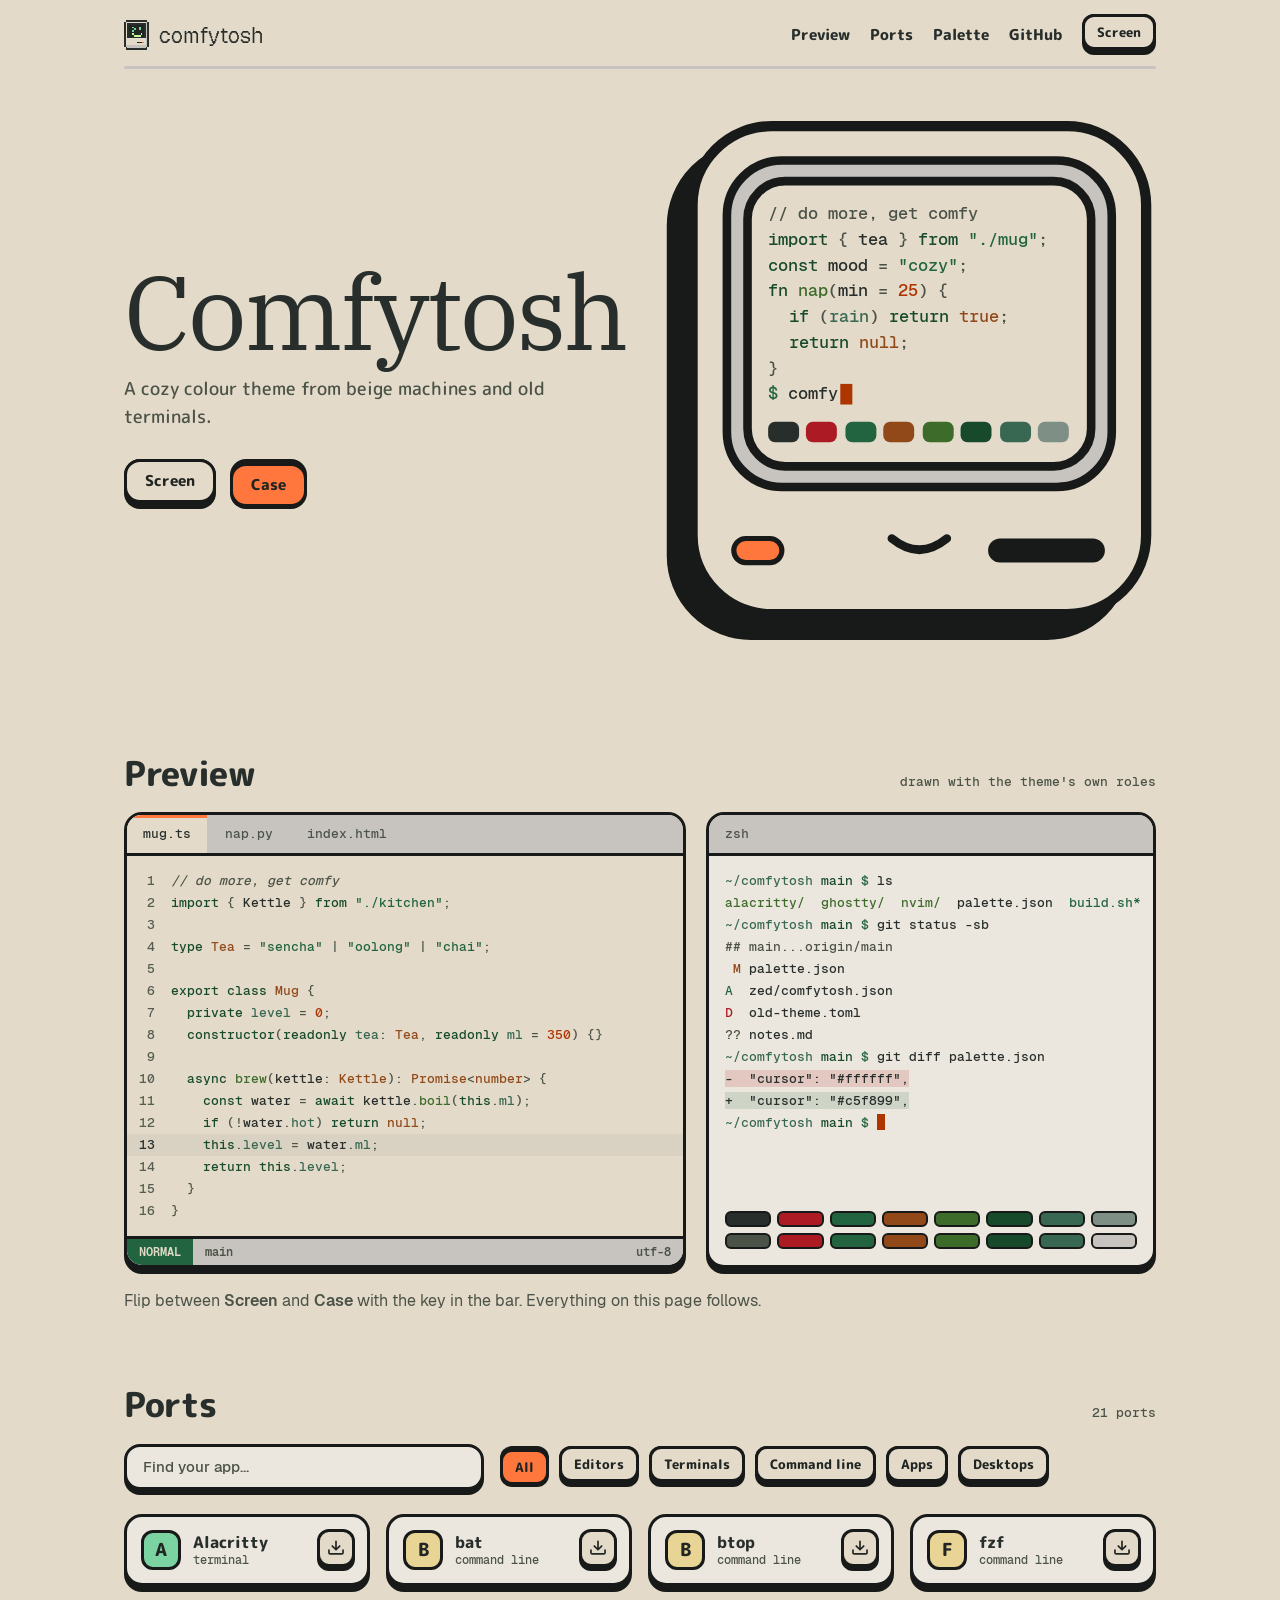
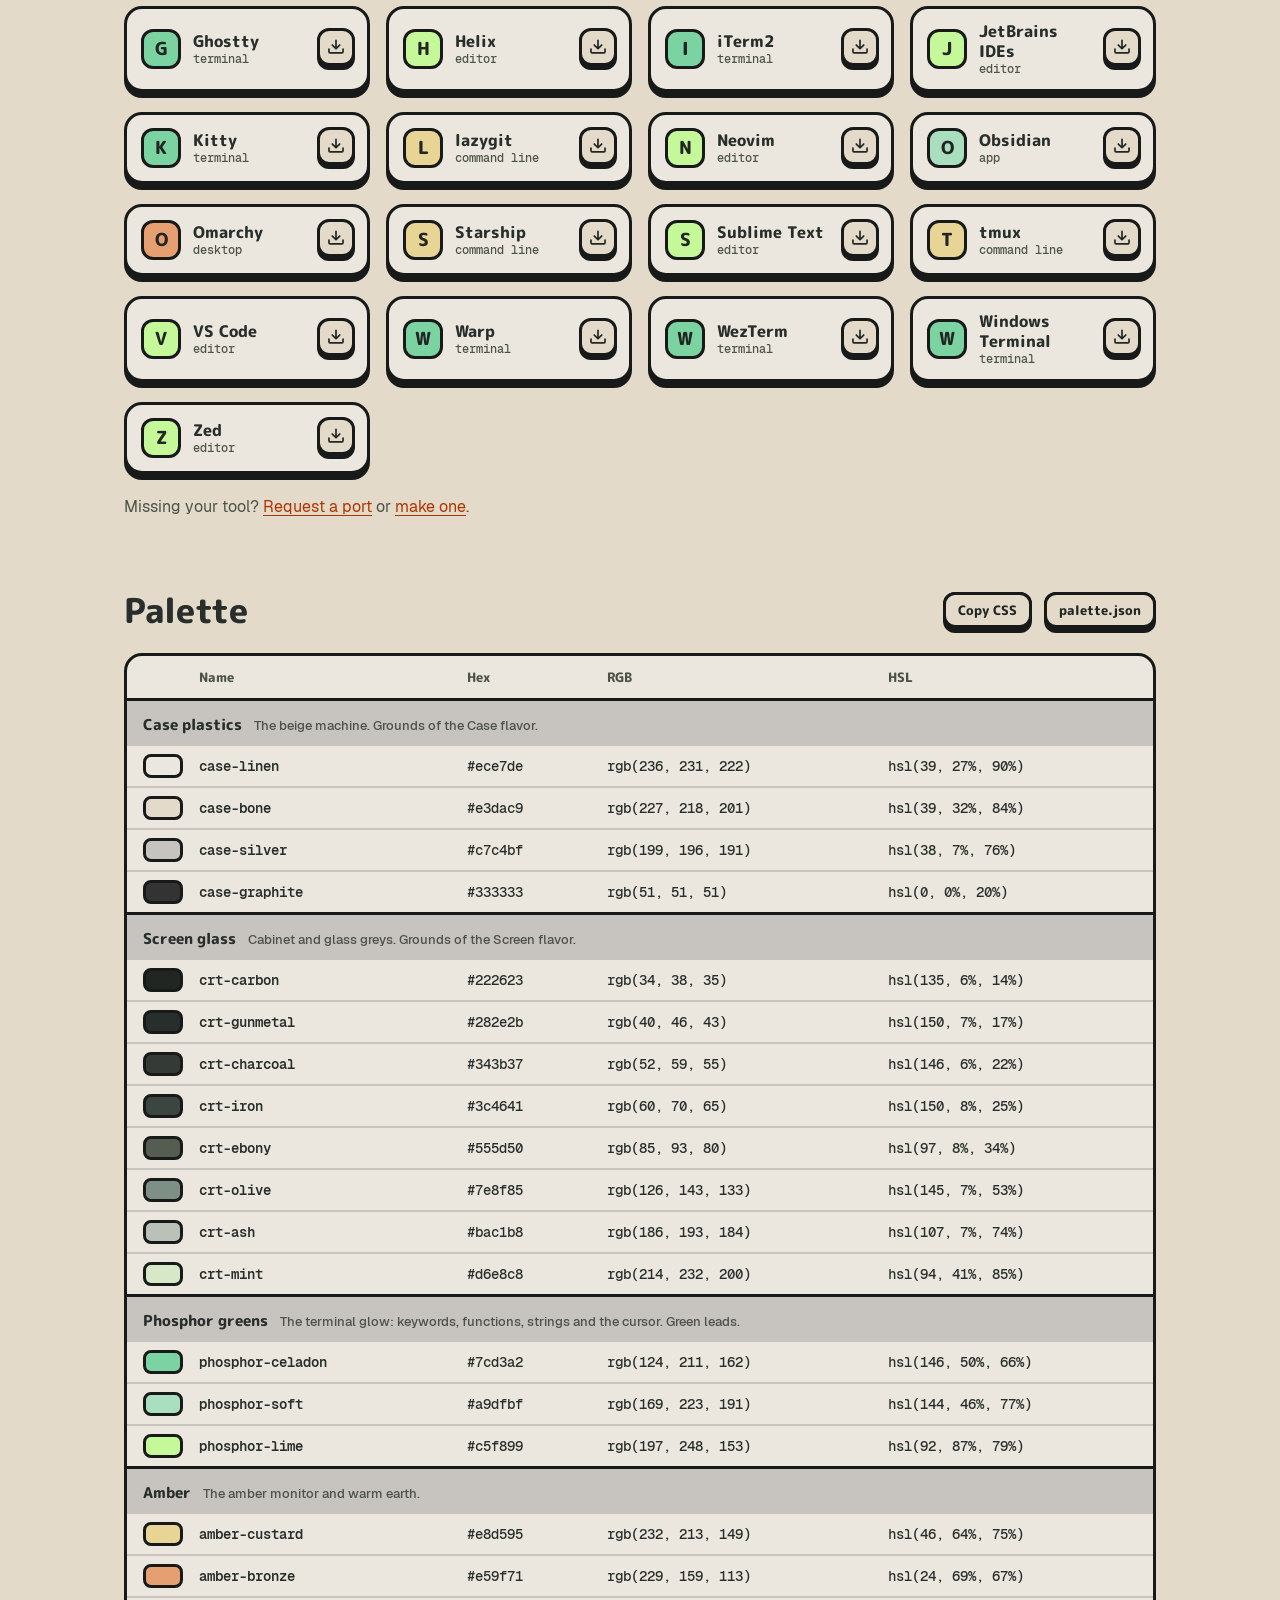
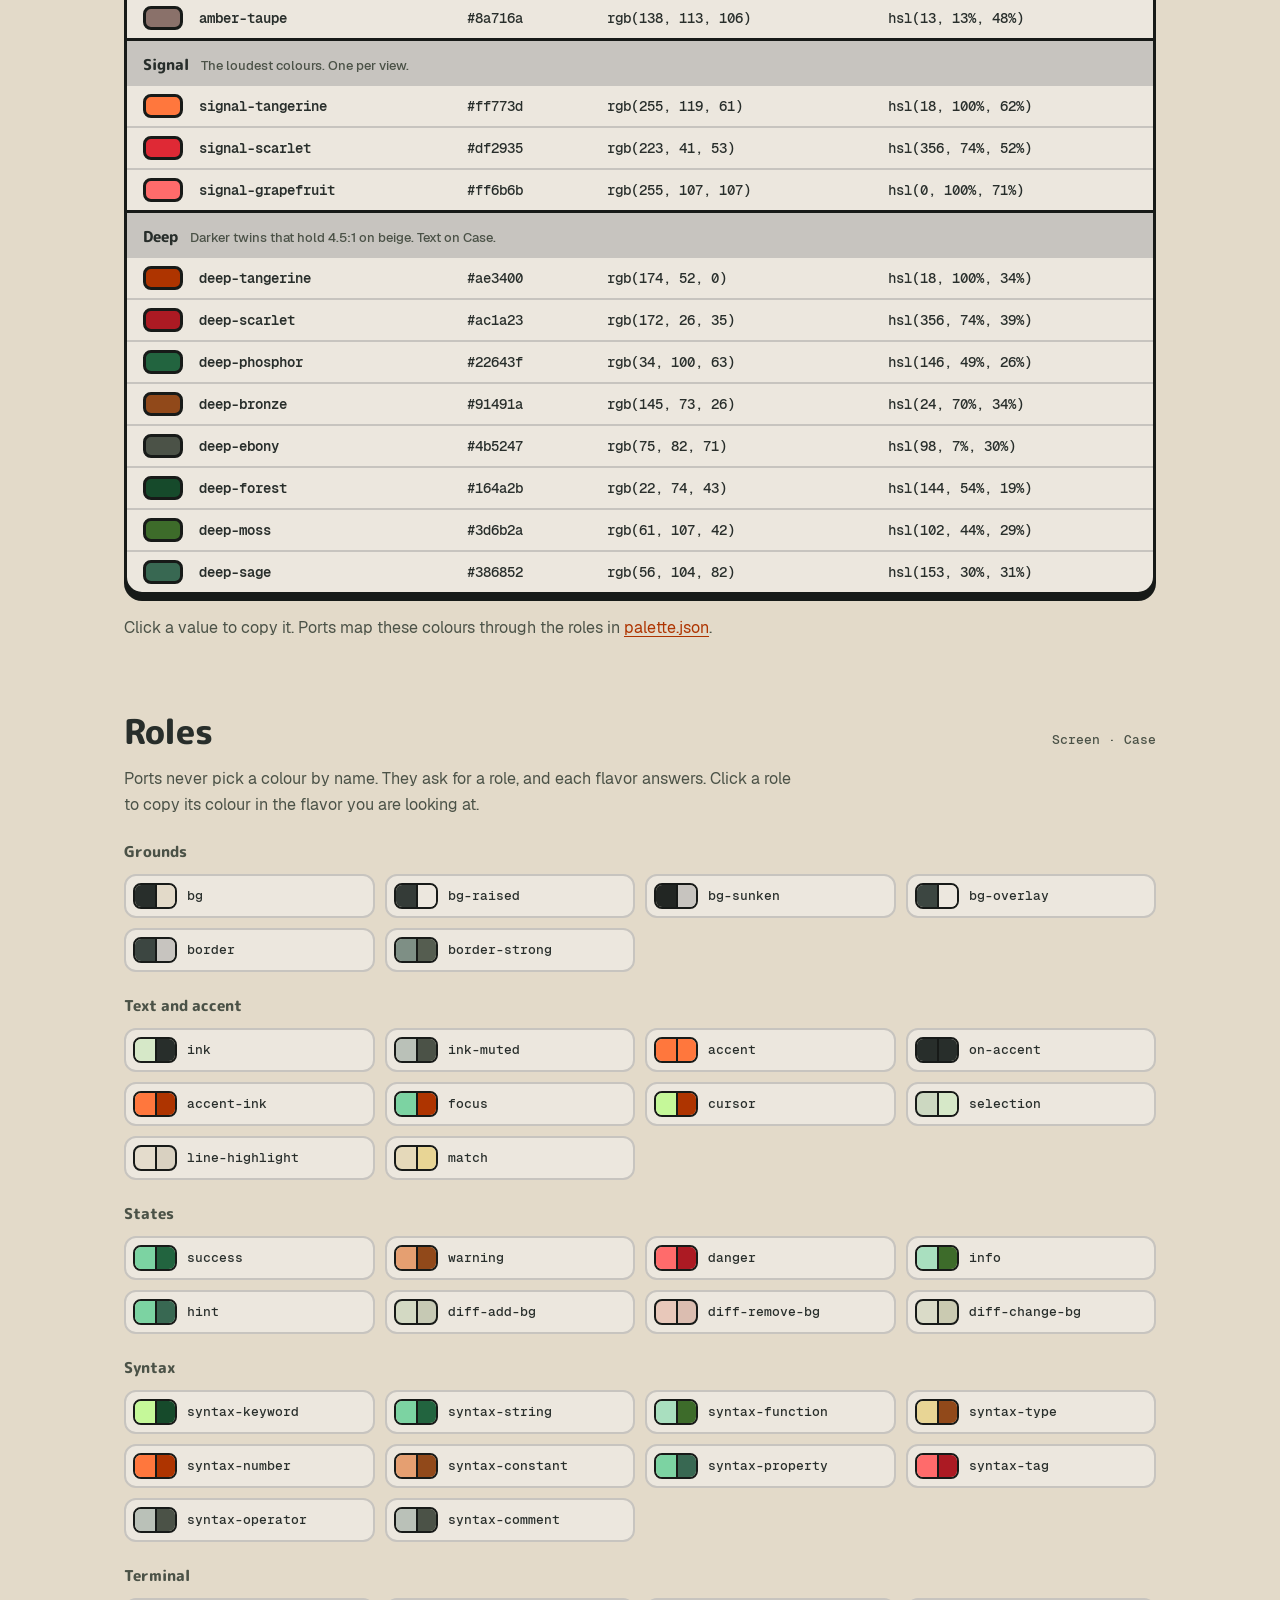
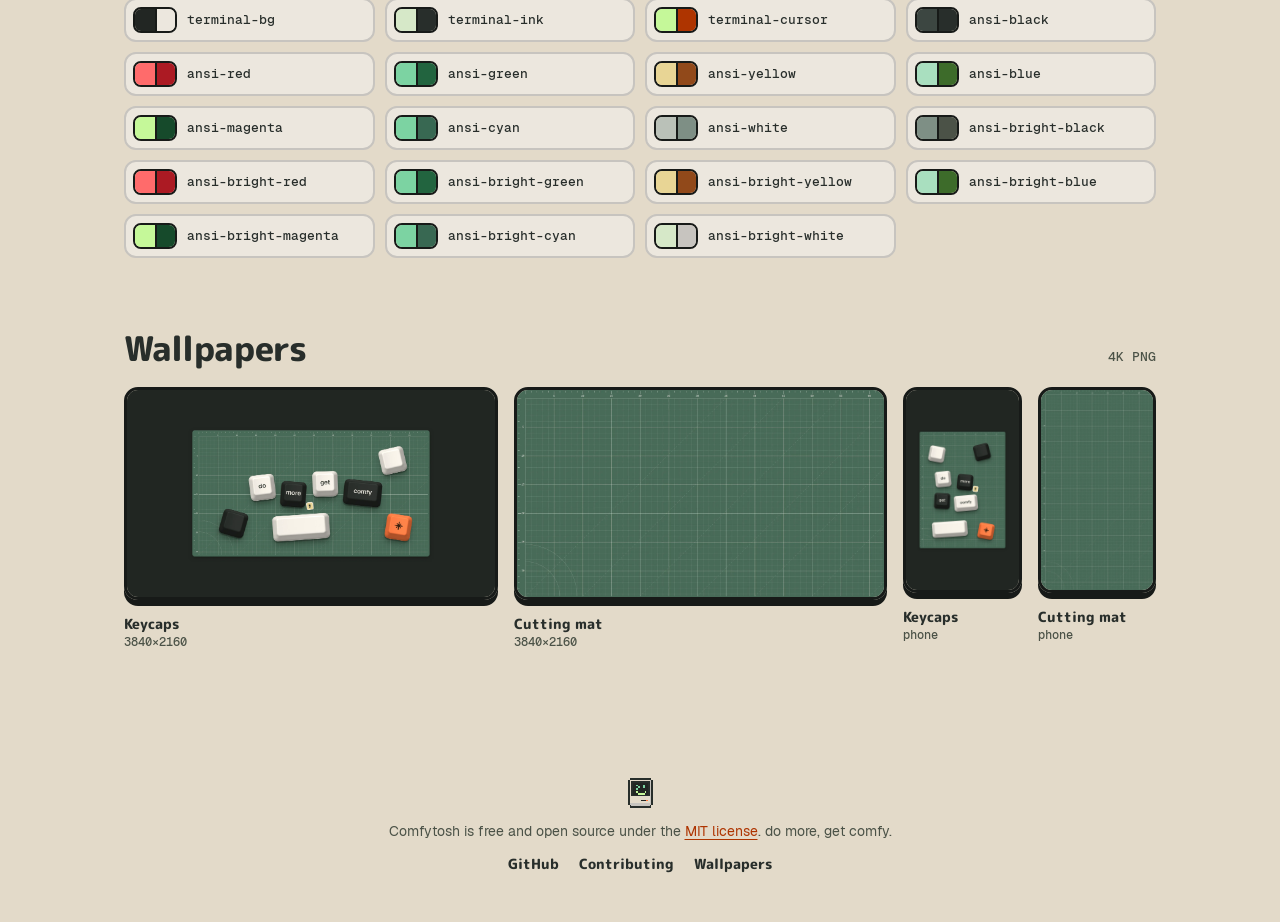
<file: index.html>
<!doctype html>
<html lang="en" class="th" data-flavor="screen">
<head>
<meta charset="utf-8">
<meta name="viewport" content="width=device-width, initial-scale=1">
<title>Comfytosh Theme</title>
<meta name="description" content="A cozy colour theme from beige machines and old terminals. Two flavors, 21 ports. Free and open source.">
<meta name="theme-color" content="#282e2b">
<meta property="og:title" content="Comfytosh Theme">
<meta property="og:description" content="A cozy colour theme from beige machines and old terminals. do more, get comfy.">
<meta property="og:image" content="https://rmandevs.github.io/comfytosh/assets/wallpapers/wallpaper-desktop.webp">
<link rel="apple-touch-icon" href="assets/mark.svg">
<link rel="icon" href="assets/favicon.svg" type="image/svg+xml">
<script>
  /* Pick the flavor before the first paint: a saved choice, else the system's. */
  (function () {
    var t = null;
    try { t = localStorage.getItem('comfytosh-flavor'); } catch (e) {}
    if (t === 'pantalla') t = 'screen'; else if (t === 'carcasa') t = 'case';
    if (t !== 'screen' && t !== 'case') t = matchMedia('(prefers-color-scheme: light)').matches ? 'case' : 'screen';
    document.documentElement.setAttribute('data-flavor', t);
  })();
</script>
<link rel="preconnect" href="https://fonts.googleapis.com">
<link rel="preconnect" href="https://fonts.gstatic.com" crossorigin>
<link rel="stylesheet" href="https://fonts.googleapis.com/css2?family=M+PLUS+Rounded+1c:wght@500;800&display=swap">
<link rel="stylesheet" href="vendor/comfytosh/tokens.css">
<link rel="stylesheet" href="assets/theme.css">
<link rel="stylesheet" href="assets/site.css">
</head>
<body>
<a class="skip" href="#ports">Skip to the ports</a>

<header class="bar">
  <a class="brand" href="#top"><img src="assets/mark.svg" width="25" height="30" alt=""><span>comfytosh</span></a>
  <nav class="bar__links" aria-label="Sections">
    <a class="bar__opt" href="#preview">Preview</a><a href="#ports">Ports</a><a href="#palette">Palette</a><a href="https://github.com/rmandevs/comfytosh-theme">GitHub</a>
  </nav>
  <button class="key key--sm bar__flavor" type="button" data-flavor-toggle hidden><span class="key__face"><span class="sr-only">Switch to the </span><span data-flavor-other>Case</span><span class="sr-only"> flavor</span></span></button>
</header>

<main>

<section class="hero" id="top">
  <div class="hero__text">
    <h1 class="wordmark">Comfytosh</h1>
    <p class="lede">A cozy colour theme from beige machines and old terminals.</p>
    <div class="flavors" role="group" aria-label="Flavor">
      <button class="key" type="button" data-flavor-set="screen" aria-pressed="true"><span class="key__face">Screen</span></button>
      <button class="key" type="button" data-flavor-set="case" aria-pressed="false"><span class="key__face">Case</span></button>
    </div>
  </div>
  <svg class="mac" viewBox="0 0 300 320" role="img" aria-labelledby="mac-t">
    <title id="mac-t">A Macintosh whose screen shows code and the terminal colours in the Comfytosh theme</title>
    <g stroke="var(--line)" stroke-linejoin="round" stroke-linecap="round">
      <rect x="18" y="22" width="264" height="284" rx="46" fill="var(--line)" stroke-width="6"/>
      <rect x="30" y="10" width="264" height="284" rx="46" fill="var(--case-bone)" stroke-width="6"/>
      <rect x="50" y="30" width="224" height="190" rx="32" fill="var(--case-silver)" stroke-width="5"/>
      <rect x="62" y="42" width="200" height="166" rx="22" fill="var(--th-bg)" stroke-width="5"/>
      <path d="M146 250q16 13 32 0" fill="none" stroke-width="5"/>
      <rect x="54" y="250" width="28" height="14" rx="7" fill="var(--signal-tangerine)" stroke-width="3"/>
    </g>
    <rect x="202" y="250" width="68" height="14" rx="7" fill="var(--line)"/>
    <g class="mac__code">
      <text x="74" y="64"><tspan style="fill:var(--th-syntax-comment)">// do more, get comfy</tspan></text>
      <text x="74" y="79"><tspan style="fill:var(--th-syntax-keyword)">import</tspan><tspan style="fill:var(--th-syntax-operator)"> { </tspan><tspan style="fill:var(--th-ink)">tea</tspan><tspan style="fill:var(--th-syntax-operator)"> } </tspan><tspan style="fill:var(--th-syntax-keyword)">from</tspan><tspan style="fill:var(--th-syntax-string)"> "./mug"</tspan><tspan style="fill:var(--th-syntax-operator)">;</tspan></text>
      <text x="74" y="94"><tspan style="fill:var(--th-syntax-keyword)">const</tspan><tspan style="fill:var(--th-ink)"> mood </tspan><tspan style="fill:var(--th-syntax-operator)">=</tspan><tspan style="fill:var(--th-syntax-string)"> "cozy"</tspan><tspan style="fill:var(--th-syntax-operator)">;</tspan></text>
      <text x="74" y="109"><tspan style="fill:var(--th-syntax-keyword)">fn</tspan><tspan style="fill:var(--th-syntax-function)"> nap</tspan><tspan style="fill:var(--th-syntax-operator)">(</tspan><tspan style="fill:var(--th-ink)">min </tspan><tspan style="fill:var(--th-syntax-operator)">= </tspan><tspan style="fill:var(--th-syntax-number)">25</tspan><tspan style="fill:var(--th-syntax-operator)">) {</tspan></text>
      <text x="86" y="124"><tspan style="fill:var(--th-syntax-keyword)">if</tspan><tspan style="fill:var(--th-syntax-operator)"> (</tspan><tspan style="fill:var(--th-syntax-property)">rain</tspan><tspan style="fill:var(--th-syntax-operator)">) </tspan><tspan style="fill:var(--th-syntax-keyword)">return</tspan><tspan style="fill:var(--th-syntax-constant)"> true</tspan><tspan style="fill:var(--th-syntax-operator)">;</tspan></text>
      <text x="86" y="139"><tspan style="fill:var(--th-syntax-keyword)">return</tspan><tspan style="fill:var(--th-syntax-constant)"> null</tspan><tspan style="fill:var(--th-syntax-operator)">;</tspan></text>
      <text x="74" y="154"><tspan style="fill:var(--th-syntax-operator)">}</tspan></text>
      <text x="74" y="169"><tspan style="fill:var(--th-success)">$</tspan><tspan style="fill:var(--th-ink)"> comfy</tspan></text>
      <rect class="mac__cur" x="116" y="160" width="7" height="12" style="fill:var(--th-cursor)"/>
      <rect x="74" y="182" width="18" height="12" rx="4" style="fill:var(--th-ansi-black)"/>
      <rect x="96" y="182" width="18" height="12" rx="4" style="fill:var(--th-ansi-red)"/>
      <rect x="119" y="182" width="18" height="12" rx="4" style="fill:var(--th-ansi-green)"/>
      <rect x="141" y="182" width="18" height="12" rx="4" style="fill:var(--th-ansi-yellow)"/>
      <rect x="164" y="182" width="18" height="12" rx="4" style="fill:var(--th-ansi-blue)"/>
      <rect x="186" y="182" width="18" height="12" rx="4" style="fill:var(--th-ansi-magenta)"/>
      <rect x="209" y="182" width="18" height="12" rx="4" style="fill:var(--th-ansi-cyan)"/>
      <rect x="231" y="182" width="18" height="12" rx="4" style="fill:var(--th-ansi-white)"/>
    </g>
  </svg>
</section>

<section class="section" id="preview" aria-labelledby="preview-title">
  <div class="head">
    <h2 id="preview-title">Preview</h2>
    <p class="count">drawn with the theme's own roles</p>
  </div>
  <div class="preview">
    <div class="win win--editor">
      <div class="win__bar" role="tablist" aria-label="Sample files"><button class="win__tab" type="button" role="tab" id="pv-tab-0" aria-controls="pv-panel-0" aria-selected="true">mug.ts</button><button class="win__tab" type="button" role="tab" id="pv-tab-1" aria-controls="pv-panel-1" aria-selected="false" tabindex="-1">nap.py</button><button class="win__tab" type="button" role="tab" id="pv-tab-2" aria-controls="pv-panel-2" aria-selected="false" tabindex="-1">index.html</button></div>
<pre class="code" id="pv-panel-0" role="tabpanel" aria-labelledby="pv-tab-0" tabindex="0"><code><span class="ln"><i class="m">// do more, get comfy</i></span><span class="ln"><i class="k">import</i> <i class="o">{</i> Kettle <i class="o">}</i> <i class="k">from</i> <i class="s">"./kitchen"</i><i class="o">;</i></span><span class="ln"> </span><span class="ln"><i class="k">type</i> <i class="t">Tea</i> <i class="o">=</i> <i class="s">"sencha"</i> <i class="o">|</i> <i class="s">"oolong"</i> <i class="o">|</i> <i class="s">"chai"</i><i class="o">;</i></span><span class="ln"> </span><span class="ln"><i class="k">export class</i> <i class="t">Mug</i> <i class="o">{</i></span><span class="ln">  <i class="k">private</i> <i class="p">level</i> <i class="o">=</i> <i class="n">0</i><i class="o">;</i></span><span class="ln">  <i class="k">constructor</i><i class="o">(</i><i class="k">readonly</i> <i class="p">tea</i><i class="o">:</i> <i class="t">Tea</i><i class="o">,</i> <i class="k">readonly</i> <i class="p">ml</i> <i class="o">=</i> <i class="n">350</i><i class="o">) {}</i></span><span class="ln"> </span><span class="ln">  <i class="k">async</i> <i class="f">brew</i><i class="o">(</i>kettle<i class="o">:</i> <i class="t">Kettle</i><i class="o">):</i> <i class="t">Promise</i><i class="o">&lt;</i><i class="t">number</i><i class="o">&gt; {</i></span><span class="ln">    <i class="k">const</i> water <i class="o">=</i> <i class="k">await</i> kettle<i class="o">.</i><i class="f">boil</i><i class="o">(</i><i class="k">this</i><i class="o">.</i><i class="p">ml</i><i class="o">);</i></span><span class="ln">    <i class="k">if</i> <i class="o">(!</i>water<i class="o">.</i><i class="p">hot</i><i class="o">)</i> <i class="k">return</i> <i class="c">null</i><i class="o">;</i></span><span class="ln"><b class="hl">    <i class="k">this</i><i class="o">.</i><i class="p">level</i> <i class="o">=</i> water<i class="o">.</i><i class="p">ml</i><i class="o">;</i></b></span><span class="ln">    <i class="k">return</i> <i class="k">this</i><i class="o">.</i><i class="p">level</i><i class="o">;</i></span><span class="ln">  <i class="o">}</i></span><span class="ln"><i class="o">}</i></span></code></pre>
<pre class="code" id="pv-panel-1" role="tabpanel" aria-labelledby="pv-tab-1" tabindex="0" hidden><code><span class="ln"><i class="m"># a nap is a feature, not a bug</i></span><span class="ln"><i class="k">from</i> dataclasses <i class="k">import</i> dataclass</span><span class="ln"> </span><span class="ln"><i class="c">RAIN</i> <i class="o">=</i> <i class="c">True</i></span><span class="ln"> </span><span class="ln"><i class="f">@dataclass</i></span><span class="ln"><i class="k">class</i> <i class="t">Nap</i><i class="o">:</i></span><span class="ln">    <i class="p">minutes</i><i class="o">:</i> <i class="t">int</i> <i class="o">=</i> <i class="n">25</i></span><span class="ln">    <i class="p">blanket</i><i class="o">:</i> <i class="t">str</i> <i class="o">=</i> <i class="s">"wool"</i></span><span class="ln"> </span><span class="ln">    <i class="k">def</i> <i class="f">worth_it</i><i class="o">(</i><i class="k">self</i><i class="o">,</i> tired<i class="o">:</i> <i class="t">float</i><i class="o">) -&gt;</i> <i class="t">bool</i><i class="o">:</i></span><span class="ln"><b class="hl">        <i class="k">if</i> <i class="c">RAIN</i> <i class="k">or</i> tired <i class="o">&gt;</i> <i class="n">0.6</i><i class="o">:</i></b></span><span class="ln">            <i class="k">return</i> <i class="c">True</i></span><span class="ln">        <i class="k">return</i> <i class="k">self</i><i class="o">.</i><i class="p">minutes</i> <i class="o">&lt;</i> <i class="n">30</i></span></code></pre>
<pre class="code" id="pv-panel-2" role="tabpanel" aria-labelledby="pv-tab-2" tabindex="0" hidden><code><span class="ln"><i class="m">&lt;!-- the desk, in markup --&gt;</i></span><span class="ln"><i class="o">&lt;</i><i class="g">main</i> <i class="p">class</i><i class="o">=</i><i class="s">"desk"</i><i class="o">&gt;</i></span><span class="ln">  <i class="o">&lt;</i><i class="g">h1</i> <i class="p">id</i><i class="o">=</i><i class="s">"hello"</i><i class="o">&gt;</i>Get comfy<i class="o">&lt;/</i><i class="g">h1</i><i class="o">&gt;</i></span><span class="ln"><b class="hl">  <i class="o">&lt;</i><i class="g">p</i><i class="o">&gt;</i>A cozy theme for <i class="o">&lt;</i><i class="g">em</i><i class="o">&gt;</i>long<i class="o">&lt;/</i><i class="g">em</i><i class="o">&gt;</i> days.<i class="o">&lt;/</i><i class="g">p</i><i class="o">&gt;</i></b></span><span class="ln">  <i class="o">&lt;</i><i class="g">img</i> <i class="p">src</i><i class="o">=</i><i class="s">"mug.svg"</i> <i class="p">alt</i><i class="o">=</i><i class="s">"A warm mug"</i> <i class="p">width</i><i class="o">=</i><i class="s">"64"</i><i class="o">&gt;</i></span><span class="ln">  <i class="o">&lt;</i><i class="g">button</i> <i class="p">type</i><i class="o">=</i><i class="s">"button"</i> <i class="p">disabled</i><i class="o">&gt;</i>Nap<i class="o">&lt;/</i><i class="g">button</i><i class="o">&gt;</i></span><span class="ln"><i class="o">&lt;/</i><i class="g">main</i><i class="o">&gt;</i></span></code></pre>
      <div class="win__status"><span>NORMAL</span><span>main</span><span class="win__status-end">utf-8</span></div>
    </div>
    <div class="win win--term">
      <div class="win__bar"><span class="win__title">zsh</span></div>
      <pre class="term" tabindex="0" aria-label="A terminal session in the theme's colours"><code><i class="a-cyan">~/comfytosh</i> <i class="a-magenta">main</i> <i class="a-green">$</i> ls
<i class="a-blue">alacritty/</i>  <i class="a-blue">ghostty/</i>  <i class="a-blue">nvim/</i>  palette.json  <i class="a-green">build.sh*</i>
<i class="a-cyan">~/comfytosh</i> <i class="a-magenta">main</i> <i class="a-green">$</i> git status -sb
<i class="a-dim">## main...origin/main</i>
 <i class="a-yellow">M</i> palette.json
<i class="a-green">A</i>  zed/comfytosh.json
<i class="a-red">D</i>  old-theme.toml
<i class="a-dim">??</i> notes.md
<i class="a-cyan">~/comfytosh</i> <i class="a-magenta">main</i> <i class="a-green">$</i> git diff palette.json
<b class="d-rm">-  "cursor": "#ffffff",</b>
<b class="d-add">+  "cursor": "#c5f899",</b>
<i class="a-cyan">~/comfytosh</i> <i class="a-magenta">main</i> <i class="a-green">$</i> <i class="cur"></i></code></pre>
      <div class="ansi" aria-hidden="true"><i style="background:var(--th-ansi-black)" title="black"></i><i style="background:var(--th-ansi-red)" title="red"></i><i style="background:var(--th-ansi-green)" title="green"></i><i style="background:var(--th-ansi-yellow)" title="yellow"></i><i style="background:var(--th-ansi-blue)" title="blue"></i><i style="background:var(--th-ansi-magenta)" title="magenta"></i><i style="background:var(--th-ansi-cyan)" title="cyan"></i><i style="background:var(--th-ansi-white)" title="white"></i><i style="background:var(--th-ansi-bright-black)" title="bright-black"></i><i style="background:var(--th-ansi-bright-red)" title="bright-red"></i><i style="background:var(--th-ansi-bright-green)" title="bright-green"></i><i style="background:var(--th-ansi-bright-yellow)" title="bright-yellow"></i><i style="background:var(--th-ansi-bright-blue)" title="bright-blue"></i><i style="background:var(--th-ansi-bright-magenta)" title="bright-magenta"></i><i style="background:var(--th-ansi-bright-cyan)" title="bright-cyan"></i><i style="background:var(--th-ansi-bright-white)" title="bright-white"></i></div>
    </div>
  </div>
  <p class="note">Flip between <strong>Screen</strong> and <strong>Case</strong> with the key in the bar. Everything on this page follows.</p>
</section>

<section class="section" id="ports" aria-labelledby="ports-title">
  <div class="head">
    <h2 id="ports-title">Ports</h2>
    <p class="count" id="port-count" aria-live="polite">21 ports</p>
  </div>
  <div class="tools">
    <input class="field" type="search" id="port-search" placeholder="Find your app…" aria-label="Find a port" autocomplete="off">
    <div class="filters" role="group" aria-label="Filter by kind">
<button class="key key--sm" type="button" aria-pressed="true" data-filter="all"><span class="key__face">All</span></button>
<button class="key key--sm" type="button" aria-pressed="false" data-filter="editor"><span class="key__face">Editors</span></button>
<button class="key key--sm" type="button" aria-pressed="false" data-filter="terminal"><span class="key__face">Terminals</span></button>
<button class="key key--sm" type="button" aria-pressed="false" data-filter="cli"><span class="key__face">Command line</span></button>
<button class="key key--sm" type="button" aria-pressed="false" data-filter="app"><span class="key__face">Apps</span></button>
<button class="key key--sm" type="button" aria-pressed="false" data-filter="desktop"><span class="key__face">Desktops</span></button>
    </div>
  </div>
  <div class="ports" id="port-grid">
<article class="port" data-cat="terminal" data-search="alacritty alacritty terminals"><span class="port__mark" style="--pm:var(--phosphor-celadon)" aria-hidden="true">A</span><div class="port__text"><h3 class="port__name"><a href="https://github.com/rmandevs/comfytosh-theme/blob/main/alacritty/README.md">Alacritty</a></h3><span class="port__cat">Terminal</span></div><a class="port__dl" href="downloads/comfytosh-alacritty.zip" download aria-label="Download Alacritty" title="Download"><svg viewBox="0 0 16 16" width="18" height="18" aria-hidden="true"><path fill="currentColor" d="M2.75 14A1.75 1.75 0 0 1 1 12.25v-2.5a.75.75 0 0 1 1.5 0v2.5c0 .14.11.25.25.25h10.5a.25.25 0 0 0 .25-.25v-2.5a.75.75 0 0 1 1.5 0v2.5A1.75 1.75 0 0 1 13.25 14ZM7.25 7.69V2a.75.75 0 0 1 1.5 0v5.69l1.97-1.97a.75.75 0 1 1 1.06 1.06l-3.25 3.25a.75.75 0 0 1-1.06 0L4.22 6.78a.75.75 0 1 1 1.06-1.06Z"/></svg></a></article>
<article class="port" data-cat="cli" data-search="bat bat command line"><span class="port__mark" style="--pm:var(--amber-custard)" aria-hidden="true">B</span><div class="port__text"><h3 class="port__name"><a href="https://github.com/rmandevs/comfytosh-theme/blob/main/bat/README.md">bat</a></h3><span class="port__cat">Command line</span></div><a class="port__dl" href="downloads/comfytosh-bat.zip" download aria-label="Download bat" title="Download"><svg viewBox="0 0 16 16" width="18" height="18" aria-hidden="true"><path fill="currentColor" d="M2.75 14A1.75 1.75 0 0 1 1 12.25v-2.5a.75.75 0 0 1 1.5 0v2.5c0 .14.11.25.25.25h10.5a.25.25 0 0 0 .25-.25v-2.5a.75.75 0 0 1 1.5 0v2.5A1.75 1.75 0 0 1 13.25 14ZM7.25 7.69V2a.75.75 0 0 1 1.5 0v5.69l1.97-1.97a.75.75 0 1 1 1.06 1.06l-3.25 3.25a.75.75 0 0 1-1.06 0L4.22 6.78a.75.75 0 1 1 1.06-1.06Z"/></svg></a></article>
<article class="port" data-cat="cli" data-search="btop btop command line"><span class="port__mark" style="--pm:var(--amber-custard)" aria-hidden="true">B</span><div class="port__text"><h3 class="port__name"><a href="https://github.com/rmandevs/comfytosh-theme/blob/main/btop/README.md">btop</a></h3><span class="port__cat">Command line</span></div><a class="port__dl" href="downloads/comfytosh-btop.zip" download aria-label="Download btop" title="Download"><svg viewBox="0 0 16 16" width="18" height="18" aria-hidden="true"><path fill="currentColor" d="M2.75 14A1.75 1.75 0 0 1 1 12.25v-2.5a.75.75 0 0 1 1.5 0v2.5c0 .14.11.25.25.25h10.5a.25.25 0 0 0 .25-.25v-2.5a.75.75 0 0 1 1.5 0v2.5A1.75 1.75 0 0 1 13.25 14ZM7.25 7.69V2a.75.75 0 0 1 1.5 0v5.69l1.97-1.97a.75.75 0 1 1 1.06 1.06l-3.25 3.25a.75.75 0 0 1-1.06 0L4.22 6.78a.75.75 0 1 1 1.06-1.06Z"/></svg></a></article>
<article class="port" data-cat="cli" data-search="fzf fzf command line"><span class="port__mark" style="--pm:var(--amber-custard)" aria-hidden="true">F</span><div class="port__text"><h3 class="port__name"><a href="https://github.com/rmandevs/comfytosh-theme/blob/main/fzf/README.md">fzf</a></h3><span class="port__cat">Command line</span></div><a class="port__dl" href="downloads/comfytosh-fzf.zip" download aria-label="Download fzf" title="Download"><svg viewBox="0 0 16 16" width="18" height="18" aria-hidden="true"><path fill="currentColor" d="M2.75 14A1.75 1.75 0 0 1 1 12.25v-2.5a.75.75 0 0 1 1.5 0v2.5c0 .14.11.25.25.25h10.5a.25.25 0 0 0 .25-.25v-2.5a.75.75 0 0 1 1.5 0v2.5A1.75 1.75 0 0 1 13.25 14ZM7.25 7.69V2a.75.75 0 0 1 1.5 0v5.69l1.97-1.97a.75.75 0 1 1 1.06 1.06l-3.25 3.25a.75.75 0 0 1-1.06 0L4.22 6.78a.75.75 0 1 1 1.06-1.06Z"/></svg></a></article>
<article class="port" data-cat="terminal" data-search="ghostty ghostty terminals"><span class="port__mark" style="--pm:var(--phosphor-celadon)" aria-hidden="true">G</span><div class="port__text"><h3 class="port__name"><a href="https://github.com/rmandevs/comfytosh-theme/blob/main/ghostty/README.md">Ghostty</a></h3><span class="port__cat">Terminal</span></div><a class="port__dl" href="downloads/comfytosh-ghostty.zip" download aria-label="Download Ghostty" title="Download"><svg viewBox="0 0 16 16" width="18" height="18" aria-hidden="true"><path fill="currentColor" d="M2.75 14A1.75 1.75 0 0 1 1 12.25v-2.5a.75.75 0 0 1 1.5 0v2.5c0 .14.11.25.25.25h10.5a.25.25 0 0 0 .25-.25v-2.5a.75.75 0 0 1 1.5 0v2.5A1.75 1.75 0 0 1 13.25 14ZM7.25 7.69V2a.75.75 0 0 1 1.5 0v5.69l1.97-1.97a.75.75 0 1 1 1.06 1.06l-3.25 3.25a.75.75 0 0 1-1.06 0L4.22 6.78a.75.75 0 1 1 1.06-1.06Z"/></svg></a></article>
<article class="port" data-cat="editor" data-search="helix helix editors"><span class="port__mark" style="--pm:var(--phosphor-lime)" aria-hidden="true">H</span><div class="port__text"><h3 class="port__name"><a href="https://github.com/rmandevs/comfytosh-theme/blob/main/helix/README.md">Helix</a></h3><span class="port__cat">Editor</span></div><a class="port__dl" href="downloads/comfytosh-helix.zip" download aria-label="Download Helix" title="Download"><svg viewBox="0 0 16 16" width="18" height="18" aria-hidden="true"><path fill="currentColor" d="M2.75 14A1.75 1.75 0 0 1 1 12.25v-2.5a.75.75 0 0 1 1.5 0v2.5c0 .14.11.25.25.25h10.5a.25.25 0 0 0 .25-.25v-2.5a.75.75 0 0 1 1.5 0v2.5A1.75 1.75 0 0 1 13.25 14ZM7.25 7.69V2a.75.75 0 0 1 1.5 0v5.69l1.97-1.97a.75.75 0 1 1 1.06 1.06l-3.25 3.25a.75.75 0 0 1-1.06 0L4.22 6.78a.75.75 0 1 1 1.06-1.06Z"/></svg></a></article>
<article class="port" data-cat="terminal" data-search="iterm2 iterm2 terminals"><span class="port__mark" style="--pm:var(--phosphor-celadon)" aria-hidden="true">I</span><div class="port__text"><h3 class="port__name"><a href="https://github.com/rmandevs/comfytosh-theme/blob/main/iterm2/README.md">iTerm2</a></h3><span class="port__cat">Terminal</span></div><a class="port__dl" href="downloads/comfytosh-iterm2.zip" download aria-label="Download iTerm2" title="Download"><svg viewBox="0 0 16 16" width="18" height="18" aria-hidden="true"><path fill="currentColor" d="M2.75 14A1.75 1.75 0 0 1 1 12.25v-2.5a.75.75 0 0 1 1.5 0v2.5c0 .14.11.25.25.25h10.5a.25.25 0 0 0 .25-.25v-2.5a.75.75 0 0 1 1.5 0v2.5A1.75 1.75 0 0 1 13.25 14ZM7.25 7.69V2a.75.75 0 0 1 1.5 0v5.69l1.97-1.97a.75.75 0 1 1 1.06 1.06l-3.25 3.25a.75.75 0 0 1-1.06 0L4.22 6.78a.75.75 0 1 1 1.06-1.06Z"/></svg></a></article>
<article class="port" data-cat="editor" data-search="jetbrains ides jetbrains editors"><span class="port__mark" style="--pm:var(--phosphor-lime)" aria-hidden="true">J</span><div class="port__text"><h3 class="port__name"><a href="https://github.com/rmandevs/comfytosh-theme/blob/main/jetbrains/README.md">JetBrains IDEs</a></h3><span class="port__cat">Editor</span></div><a class="port__dl" href="downloads/comfytosh-jetbrains.zip" download aria-label="Download JetBrains IDEs" title="Download"><svg viewBox="0 0 16 16" width="18" height="18" aria-hidden="true"><path fill="currentColor" d="M2.75 14A1.75 1.75 0 0 1 1 12.25v-2.5a.75.75 0 0 1 1.5 0v2.5c0 .14.11.25.25.25h10.5a.25.25 0 0 0 .25-.25v-2.5a.75.75 0 0 1 1.5 0v2.5A1.75 1.75 0 0 1 13.25 14ZM7.25 7.69V2a.75.75 0 0 1 1.5 0v5.69l1.97-1.97a.75.75 0 1 1 1.06 1.06l-3.25 3.25a.75.75 0 0 1-1.06 0L4.22 6.78a.75.75 0 1 1 1.06-1.06Z"/></svg></a></article>
<article class="port" data-cat="terminal" data-search="kitty kitty terminals"><span class="port__mark" style="--pm:var(--phosphor-celadon)" aria-hidden="true">K</span><div class="port__text"><h3 class="port__name"><a href="https://github.com/rmandevs/comfytosh-theme/blob/main/kitty/README.md">Kitty</a></h3><span class="port__cat">Terminal</span></div><a class="port__dl" href="downloads/comfytosh-kitty.zip" download aria-label="Download Kitty" title="Download"><svg viewBox="0 0 16 16" width="18" height="18" aria-hidden="true"><path fill="currentColor" d="M2.75 14A1.75 1.75 0 0 1 1 12.25v-2.5a.75.75 0 0 1 1.5 0v2.5c0 .14.11.25.25.25h10.5a.25.25 0 0 0 .25-.25v-2.5a.75.75 0 0 1 1.5 0v2.5A1.75 1.75 0 0 1 13.25 14ZM7.25 7.69V2a.75.75 0 0 1 1.5 0v5.69l1.97-1.97a.75.75 0 1 1 1.06 1.06l-3.25 3.25a.75.75 0 0 1-1.06 0L4.22 6.78a.75.75 0 1 1 1.06-1.06Z"/></svg></a></article>
<article class="port" data-cat="cli" data-search="lazygit lazygit command line"><span class="port__mark" style="--pm:var(--amber-custard)" aria-hidden="true">L</span><div class="port__text"><h3 class="port__name"><a href="https://github.com/rmandevs/comfytosh-theme/blob/main/lazygit/README.md">lazygit</a></h3><span class="port__cat">Command line</span></div><a class="port__dl" href="downloads/comfytosh-lazygit.zip" download aria-label="Download lazygit" title="Download"><svg viewBox="0 0 16 16" width="18" height="18" aria-hidden="true"><path fill="currentColor" d="M2.75 14A1.75 1.75 0 0 1 1 12.25v-2.5a.75.75 0 0 1 1.5 0v2.5c0 .14.11.25.25.25h10.5a.25.25 0 0 0 .25-.25v-2.5a.75.75 0 0 1 1.5 0v2.5A1.75 1.75 0 0 1 13.25 14ZM7.25 7.69V2a.75.75 0 0 1 1.5 0v5.69l1.97-1.97a.75.75 0 1 1 1.06 1.06l-3.25 3.25a.75.75 0 0 1-1.06 0L4.22 6.78a.75.75 0 1 1 1.06-1.06Z"/></svg></a></article>
<article class="port" data-cat="editor" data-search="neovim nvim editors"><span class="port__mark" style="--pm:var(--phosphor-lime)" aria-hidden="true">N</span><div class="port__text"><h3 class="port__name"><a href="https://github.com/rmandevs/comfytosh-theme/blob/main/nvim/README.md">Neovim</a></h3><span class="port__cat">Editor</span></div><a class="port__dl" href="downloads/comfytosh-nvim.zip" download aria-label="Download Neovim" title="Download"><svg viewBox="0 0 16 16" width="18" height="18" aria-hidden="true"><path fill="currentColor" d="M2.75 14A1.75 1.75 0 0 1 1 12.25v-2.5a.75.75 0 0 1 1.5 0v2.5c0 .14.11.25.25.25h10.5a.25.25 0 0 0 .25-.25v-2.5a.75.75 0 0 1 1.5 0v2.5A1.75 1.75 0 0 1 13.25 14ZM7.25 7.69V2a.75.75 0 0 1 1.5 0v5.69l1.97-1.97a.75.75 0 1 1 1.06 1.06l-3.25 3.25a.75.75 0 0 1-1.06 0L4.22 6.78a.75.75 0 1 1 1.06-1.06Z"/></svg></a></article>
<article class="port" data-cat="app" data-search="obsidian obsidian apps"><span class="port__mark" style="--pm:var(--phosphor-soft)" aria-hidden="true">O</span><div class="port__text"><h3 class="port__name"><a href="https://github.com/rmandevs/comfytosh-theme/blob/main/obsidian/README.md">Obsidian</a></h3><span class="port__cat">App</span></div><a class="port__dl" href="downloads/comfytosh-obsidian.zip" download aria-label="Download Obsidian" title="Download"><svg viewBox="0 0 16 16" width="18" height="18" aria-hidden="true"><path fill="currentColor" d="M2.75 14A1.75 1.75 0 0 1 1 12.25v-2.5a.75.75 0 0 1 1.5 0v2.5c0 .14.11.25.25.25h10.5a.25.25 0 0 0 .25-.25v-2.5a.75.75 0 0 1 1.5 0v2.5A1.75 1.75 0 0 1 13.25 14ZM7.25 7.69V2a.75.75 0 0 1 1.5 0v5.69l1.97-1.97a.75.75 0 1 1 1.06 1.06l-3.25 3.25a.75.75 0 0 1-1.06 0L4.22 6.78a.75.75 0 1 1 1.06-1.06Z"/></svg></a></article>
<article class="port" data-cat="desktop" data-search="omarchy omarchy desktops"><span class="port__mark" style="--pm:var(--amber-bronze)" aria-hidden="true">O</span><div class="port__text"><h3 class="port__name"><a href="https://github.com/rmandevs/comfytosh-theme/blob/main/omarchy/README.md">Omarchy</a></h3><span class="port__cat">Desktop</span></div><a class="port__dl" href="downloads/comfytosh-omarchy.zip" download aria-label="Download Omarchy" title="Download"><svg viewBox="0 0 16 16" width="18" height="18" aria-hidden="true"><path fill="currentColor" d="M2.75 14A1.75 1.75 0 0 1 1 12.25v-2.5a.75.75 0 0 1 1.5 0v2.5c0 .14.11.25.25.25h10.5a.25.25 0 0 0 .25-.25v-2.5a.75.75 0 0 1 1.5 0v2.5A1.75 1.75 0 0 1 13.25 14ZM7.25 7.69V2a.75.75 0 0 1 1.5 0v5.69l1.97-1.97a.75.75 0 1 1 1.06 1.06l-3.25 3.25a.75.75 0 0 1-1.06 0L4.22 6.78a.75.75 0 1 1 1.06-1.06Z"/></svg></a></article>
<article class="port" data-cat="cli" data-search="starship starship command line"><span class="port__mark" style="--pm:var(--amber-custard)" aria-hidden="true">S</span><div class="port__text"><h3 class="port__name"><a href="https://github.com/rmandevs/comfytosh-theme/blob/main/starship/README.md">Starship</a></h3><span class="port__cat">Command line</span></div><a class="port__dl" href="downloads/comfytosh-starship.zip" download aria-label="Download Starship" title="Download"><svg viewBox="0 0 16 16" width="18" height="18" aria-hidden="true"><path fill="currentColor" d="M2.75 14A1.75 1.75 0 0 1 1 12.25v-2.5a.75.75 0 0 1 1.5 0v2.5c0 .14.11.25.25.25h10.5a.25.25 0 0 0 .25-.25v-2.5a.75.75 0 0 1 1.5 0v2.5A1.75 1.75 0 0 1 13.25 14ZM7.25 7.69V2a.75.75 0 0 1 1.5 0v5.69l1.97-1.97a.75.75 0 1 1 1.06 1.06l-3.25 3.25a.75.75 0 0 1-1.06 0L4.22 6.78a.75.75 0 1 1 1.06-1.06Z"/></svg></a></article>
<article class="port" data-cat="editor" data-search="sublime text sublime editors"><span class="port__mark" style="--pm:var(--phosphor-lime)" aria-hidden="true">S</span><div class="port__text"><h3 class="port__name"><a href="https://github.com/rmandevs/comfytosh-theme/blob/main/sublime/README.md">Sublime Text</a></h3><span class="port__cat">Editor</span></div><a class="port__dl" href="downloads/comfytosh-sublime.zip" download aria-label="Download Sublime Text" title="Download"><svg viewBox="0 0 16 16" width="18" height="18" aria-hidden="true"><path fill="currentColor" d="M2.75 14A1.75 1.75 0 0 1 1 12.25v-2.5a.75.75 0 0 1 1.5 0v2.5c0 .14.11.25.25.25h10.5a.25.25 0 0 0 .25-.25v-2.5a.75.75 0 0 1 1.5 0v2.5A1.75 1.75 0 0 1 13.25 14ZM7.25 7.69V2a.75.75 0 0 1 1.5 0v5.69l1.97-1.97a.75.75 0 1 1 1.06 1.06l-3.25 3.25a.75.75 0 0 1-1.06 0L4.22 6.78a.75.75 0 1 1 1.06-1.06Z"/></svg></a></article>
<article class="port" data-cat="cli" data-search="tmux tmux command line"><span class="port__mark" style="--pm:var(--amber-custard)" aria-hidden="true">T</span><div class="port__text"><h3 class="port__name"><a href="https://github.com/rmandevs/comfytosh-theme/blob/main/tmux/README.md">tmux</a></h3><span class="port__cat">Command line</span></div><a class="port__dl" href="downloads/comfytosh-tmux.zip" download aria-label="Download tmux" title="Download"><svg viewBox="0 0 16 16" width="18" height="18" aria-hidden="true"><path fill="currentColor" d="M2.75 14A1.75 1.75 0 0 1 1 12.25v-2.5a.75.75 0 0 1 1.5 0v2.5c0 .14.11.25.25.25h10.5a.25.25 0 0 0 .25-.25v-2.5a.75.75 0 0 1 1.5 0v2.5A1.75 1.75 0 0 1 13.25 14ZM7.25 7.69V2a.75.75 0 0 1 1.5 0v5.69l1.97-1.97a.75.75 0 1 1 1.06 1.06l-3.25 3.25a.75.75 0 0 1-1.06 0L4.22 6.78a.75.75 0 1 1 1.06-1.06Z"/></svg></a></article>
<article class="port" data-cat="editor" data-search="vs code vscode editors cursor windsurf vscodium"><span class="port__mark" style="--pm:var(--phosphor-lime)" aria-hidden="true">V</span><div class="port__text"><h3 class="port__name"><a href="https://github.com/rmandevs/comfytosh-theme/blob/main/vscode/README.md">VS Code</a></h3><span class="port__cat">Editor</span></div><a class="port__dl" href="downloads/comfytosh-vscode.zip" download aria-label="Download VS Code" title="Download"><svg viewBox="0 0 16 16" width="18" height="18" aria-hidden="true"><path fill="currentColor" d="M2.75 14A1.75 1.75 0 0 1 1 12.25v-2.5a.75.75 0 0 1 1.5 0v2.5c0 .14.11.25.25.25h10.5a.25.25 0 0 0 .25-.25v-2.5a.75.75 0 0 1 1.5 0v2.5A1.75 1.75 0 0 1 13.25 14ZM7.25 7.69V2a.75.75 0 0 1 1.5 0v5.69l1.97-1.97a.75.75 0 1 1 1.06 1.06l-3.25 3.25a.75.75 0 0 1-1.06 0L4.22 6.78a.75.75 0 1 1 1.06-1.06Z"/></svg></a></article>
<article class="port" data-cat="terminal" data-search="warp warp terminals"><span class="port__mark" style="--pm:var(--phosphor-celadon)" aria-hidden="true">W</span><div class="port__text"><h3 class="port__name"><a href="https://github.com/rmandevs/comfytosh-theme/blob/main/warp/README.md">Warp</a></h3><span class="port__cat">Terminal</span></div><a class="port__dl" href="downloads/comfytosh-warp.zip" download aria-label="Download Warp" title="Download"><svg viewBox="0 0 16 16" width="18" height="18" aria-hidden="true"><path fill="currentColor" d="M2.75 14A1.75 1.75 0 0 1 1 12.25v-2.5a.75.75 0 0 1 1.5 0v2.5c0 .14.11.25.25.25h10.5a.25.25 0 0 0 .25-.25v-2.5a.75.75 0 0 1 1.5 0v2.5A1.75 1.75 0 0 1 13.25 14ZM7.25 7.69V2a.75.75 0 0 1 1.5 0v5.69l1.97-1.97a.75.75 0 1 1 1.06 1.06l-3.25 3.25a.75.75 0 0 1-1.06 0L4.22 6.78a.75.75 0 1 1 1.06-1.06Z"/></svg></a></article>
<article class="port" data-cat="terminal" data-search="wezterm wezterm terminals"><span class="port__mark" style="--pm:var(--phosphor-celadon)" aria-hidden="true">W</span><div class="port__text"><h3 class="port__name"><a href="https://github.com/rmandevs/comfytosh-theme/blob/main/wezterm/README.md">WezTerm</a></h3><span class="port__cat">Terminal</span></div><a class="port__dl" href="downloads/comfytosh-wezterm.zip" download aria-label="Download WezTerm" title="Download"><svg viewBox="0 0 16 16" width="18" height="18" aria-hidden="true"><path fill="currentColor" d="M2.75 14A1.75 1.75 0 0 1 1 12.25v-2.5a.75.75 0 0 1 1.5 0v2.5c0 .14.11.25.25.25h10.5a.25.25 0 0 0 .25-.25v-2.5a.75.75 0 0 1 1.5 0v2.5A1.75 1.75 0 0 1 13.25 14ZM7.25 7.69V2a.75.75 0 0 1 1.5 0v5.69l1.97-1.97a.75.75 0 1 1 1.06 1.06l-3.25 3.25a.75.75 0 0 1-1.06 0L4.22 6.78a.75.75 0 1 1 1.06-1.06Z"/></svg></a></article>
<article class="port" data-cat="terminal" data-search="windows terminal windows-terminal terminals"><span class="port__mark" style="--pm:var(--phosphor-celadon)" aria-hidden="true">W</span><div class="port__text"><h3 class="port__name"><a href="https://github.com/rmandevs/comfytosh-theme/blob/main/windows-terminal/README.md">Windows Terminal</a></h3><span class="port__cat">Terminal</span></div><a class="port__dl" href="downloads/comfytosh-windows-terminal.zip" download aria-label="Download Windows Terminal" title="Download"><svg viewBox="0 0 16 16" width="18" height="18" aria-hidden="true"><path fill="currentColor" d="M2.75 14A1.75 1.75 0 0 1 1 12.25v-2.5a.75.75 0 0 1 1.5 0v2.5c0 .14.11.25.25.25h10.5a.25.25 0 0 0 .25-.25v-2.5a.75.75 0 0 1 1.5 0v2.5A1.75 1.75 0 0 1 13.25 14ZM7.25 7.69V2a.75.75 0 0 1 1.5 0v5.69l1.97-1.97a.75.75 0 1 1 1.06 1.06l-3.25 3.25a.75.75 0 0 1-1.06 0L4.22 6.78a.75.75 0 1 1 1.06-1.06Z"/></svg></a></article>
<article class="port" data-cat="editor" data-search="zed zed editors"><span class="port__mark" style="--pm:var(--phosphor-lime)" aria-hidden="true">Z</span><div class="port__text"><h3 class="port__name"><a href="https://github.com/rmandevs/comfytosh-theme/blob/main/zed/README.md">Zed</a></h3><span class="port__cat">Editor</span></div><a class="port__dl" href="downloads/comfytosh-zed.zip" download aria-label="Download Zed" title="Download"><svg viewBox="0 0 16 16" width="18" height="18" aria-hidden="true"><path fill="currentColor" d="M2.75 14A1.75 1.75 0 0 1 1 12.25v-2.5a.75.75 0 0 1 1.5 0v2.5c0 .14.11.25.25.25h10.5a.25.25 0 0 0 .25-.25v-2.5a.75.75 0 0 1 1.5 0v2.5A1.75 1.75 0 0 1 13.25 14ZM7.25 7.69V2a.75.75 0 0 1 1.5 0v5.69l1.97-1.97a.75.75 0 1 1 1.06 1.06l-3.25 3.25a.75.75 0 0 1-1.06 0L4.22 6.78a.75.75 0 1 1 1.06-1.06Z"/></svg></a></article>
  </div>
  <p class="note" id="port-empty" hidden>No port for that yet.</p>
  <p class="note">Missing your tool? <a href="https://github.com/rmandevs/comfytosh-theme/issues/new?template=port-request.yml">Request a port</a> or <a href="https://github.com/rmandevs/comfytosh-theme/blob/main/CONTRIBUTING.md">make one</a>.</p>
</section>

<section class="section" id="palette" aria-labelledby="palette-title">
  <div class="head">
    <h2 id="palette-title">Palette</h2>
    <div class="head__keys">
      <button class="key key--sm" type="button" data-copy-format="css"><span class="key__face">Copy CSS</span></button>
      <a class="key key--sm" href="palette.json" download><span class="key__face">palette.json</span></a>
    </div>
  </div>
  <div class="table">
    <div class="table__scroll">
      <table>
        <thead><tr><th scope="col"><span class="sr-only">Swatch</span></th><th scope="col">Name</th><th scope="col">Hex</th><th scope="col">RGB</th><th scope="col">HSL</th></tr></thead>
        <tbody>
<tr class="fam"><th colspan="5" scope="rowgroup">Case plastics <span>The beige machine. Grounds of the Case flavor.</span></th></tr>
<tr><td class="sw"><i style="--c:#ece7de"></i></td><th scope="row">case-linen</th><td><button type="button" data-copy="#ece7de">#ece7de</button></td><td><button type="button" data-copy="rgb(236, 231, 222)">rgb(236, 231, 222)</button></td><td><button type="button" data-copy="hsl(39, 27%, 90%)">hsl(39, 27%, 90%)</button></td></tr>
<tr><td class="sw"><i style="--c:#e3dac9"></i></td><th scope="row">case-bone</th><td><button type="button" data-copy="#e3dac9">#e3dac9</button></td><td><button type="button" data-copy="rgb(227, 218, 201)">rgb(227, 218, 201)</button></td><td><button type="button" data-copy="hsl(39, 32%, 84%)">hsl(39, 32%, 84%)</button></td></tr>
<tr><td class="sw"><i style="--c:#c7c4bf"></i></td><th scope="row">case-silver</th><td><button type="button" data-copy="#c7c4bf">#c7c4bf</button></td><td><button type="button" data-copy="rgb(199, 196, 191)">rgb(199, 196, 191)</button></td><td><button type="button" data-copy="hsl(38, 7%, 76%)">hsl(38, 7%, 76%)</button></td></tr>
<tr><td class="sw"><i style="--c:#333333"></i></td><th scope="row">case-graphite</th><td><button type="button" data-copy="#333333">#333333</button></td><td><button type="button" data-copy="rgb(51, 51, 51)">rgb(51, 51, 51)</button></td><td><button type="button" data-copy="hsl(0, 0%, 20%)">hsl(0, 0%, 20%)</button></td></tr>
<tr class="fam"><th colspan="5" scope="rowgroup">Screen glass <span>Cabinet and glass greys. Grounds of the Screen flavor.</span></th></tr>
<tr><td class="sw"><i style="--c:#222623"></i></td><th scope="row">crt-carbon</th><td><button type="button" data-copy="#222623">#222623</button></td><td><button type="button" data-copy="rgb(34, 38, 35)">rgb(34, 38, 35)</button></td><td><button type="button" data-copy="hsl(135, 6%, 14%)">hsl(135, 6%, 14%)</button></td></tr>
<tr><td class="sw"><i style="--c:#282e2b"></i></td><th scope="row">crt-gunmetal</th><td><button type="button" data-copy="#282e2b">#282e2b</button></td><td><button type="button" data-copy="rgb(40, 46, 43)">rgb(40, 46, 43)</button></td><td><button type="button" data-copy="hsl(150, 7%, 17%)">hsl(150, 7%, 17%)</button></td></tr>
<tr><td class="sw"><i style="--c:#343b37"></i></td><th scope="row">crt-charcoal</th><td><button type="button" data-copy="#343b37">#343b37</button></td><td><button type="button" data-copy="rgb(52, 59, 55)">rgb(52, 59, 55)</button></td><td><button type="button" data-copy="hsl(146, 6%, 22%)">hsl(146, 6%, 22%)</button></td></tr>
<tr><td class="sw"><i style="--c:#3c4641"></i></td><th scope="row">crt-iron</th><td><button type="button" data-copy="#3c4641">#3c4641</button></td><td><button type="button" data-copy="rgb(60, 70, 65)">rgb(60, 70, 65)</button></td><td><button type="button" data-copy="hsl(150, 8%, 25%)">hsl(150, 8%, 25%)</button></td></tr>
<tr><td class="sw"><i style="--c:#555d50"></i></td><th scope="row">crt-ebony</th><td><button type="button" data-copy="#555d50">#555d50</button></td><td><button type="button" data-copy="rgb(85, 93, 80)">rgb(85, 93, 80)</button></td><td><button type="button" data-copy="hsl(97, 8%, 34%)">hsl(97, 8%, 34%)</button></td></tr>
<tr><td class="sw"><i style="--c:#7e8f85"></i></td><th scope="row">crt-olive</th><td><button type="button" data-copy="#7e8f85">#7e8f85</button></td><td><button type="button" data-copy="rgb(126, 143, 133)">rgb(126, 143, 133)</button></td><td><button type="button" data-copy="hsl(145, 7%, 53%)">hsl(145, 7%, 53%)</button></td></tr>
<tr><td class="sw"><i style="--c:#bac1b8"></i></td><th scope="row">crt-ash</th><td><button type="button" data-copy="#bac1b8">#bac1b8</button></td><td><button type="button" data-copy="rgb(186, 193, 184)">rgb(186, 193, 184)</button></td><td><button type="button" data-copy="hsl(107, 7%, 74%)">hsl(107, 7%, 74%)</button></td></tr>
<tr><td class="sw"><i style="--c:#d6e8c8"></i></td><th scope="row">crt-mint</th><td><button type="button" data-copy="#d6e8c8">#d6e8c8</button></td><td><button type="button" data-copy="rgb(214, 232, 200)">rgb(214, 232, 200)</button></td><td><button type="button" data-copy="hsl(94, 41%, 85%)">hsl(94, 41%, 85%)</button></td></tr>
<tr class="fam"><th colspan="5" scope="rowgroup">Phosphor greens <span>The terminal glow: keywords, functions, strings and the cursor. Green leads.</span></th></tr>
<tr><td class="sw"><i style="--c:#7cd3a2"></i></td><th scope="row">phosphor-celadon</th><td><button type="button" data-copy="#7cd3a2">#7cd3a2</button></td><td><button type="button" data-copy="rgb(124, 211, 162)">rgb(124, 211, 162)</button></td><td><button type="button" data-copy="hsl(146, 50%, 66%)">hsl(146, 50%, 66%)</button></td></tr>
<tr><td class="sw"><i style="--c:#a9dfbf"></i></td><th scope="row">phosphor-soft</th><td><button type="button" data-copy="#a9dfbf">#a9dfbf</button></td><td><button type="button" data-copy="rgb(169, 223, 191)">rgb(169, 223, 191)</button></td><td><button type="button" data-copy="hsl(144, 46%, 77%)">hsl(144, 46%, 77%)</button></td></tr>
<tr><td class="sw"><i style="--c:#c5f899"></i></td><th scope="row">phosphor-lime</th><td><button type="button" data-copy="#c5f899">#c5f899</button></td><td><button type="button" data-copy="rgb(197, 248, 153)">rgb(197, 248, 153)</button></td><td><button type="button" data-copy="hsl(92, 87%, 79%)">hsl(92, 87%, 79%)</button></td></tr>
<tr class="fam"><th colspan="5" scope="rowgroup">Amber <span>The amber monitor and warm earth.</span></th></tr>
<tr><td class="sw"><i style="--c:#e8d595"></i></td><th scope="row">amber-custard</th><td><button type="button" data-copy="#e8d595">#e8d595</button></td><td><button type="button" data-copy="rgb(232, 213, 149)">rgb(232, 213, 149)</button></td><td><button type="button" data-copy="hsl(46, 64%, 75%)">hsl(46, 64%, 75%)</button></td></tr>
<tr><td class="sw"><i style="--c:#e59f71"></i></td><th scope="row">amber-bronze</th><td><button type="button" data-copy="#e59f71">#e59f71</button></td><td><button type="button" data-copy="rgb(229, 159, 113)">rgb(229, 159, 113)</button></td><td><button type="button" data-copy="hsl(24, 69%, 67%)">hsl(24, 69%, 67%)</button></td></tr>
<tr><td class="sw"><i style="--c:#8a716a"></i></td><th scope="row">amber-taupe</th><td><button type="button" data-copy="#8a716a">#8a716a</button></td><td><button type="button" data-copy="rgb(138, 113, 106)">rgb(138, 113, 106)</button></td><td><button type="button" data-copy="hsl(13, 13%, 48%)">hsl(13, 13%, 48%)</button></td></tr>
<tr class="fam"><th colspan="5" scope="rowgroup">Signal <span>The loudest colours. One per view.</span></th></tr>
<tr><td class="sw"><i style="--c:#ff773d"></i></td><th scope="row">signal-tangerine</th><td><button type="button" data-copy="#ff773d">#ff773d</button></td><td><button type="button" data-copy="rgb(255, 119, 61)">rgb(255, 119, 61)</button></td><td><button type="button" data-copy="hsl(18, 100%, 62%)">hsl(18, 100%, 62%)</button></td></tr>
<tr><td class="sw"><i style="--c:#df2935"></i></td><th scope="row">signal-scarlet</th><td><button type="button" data-copy="#df2935">#df2935</button></td><td><button type="button" data-copy="rgb(223, 41, 53)">rgb(223, 41, 53)</button></td><td><button type="button" data-copy="hsl(356, 74%, 52%)">hsl(356, 74%, 52%)</button></td></tr>
<tr><td class="sw"><i style="--c:#ff6b6b"></i></td><th scope="row">signal-grapefruit</th><td><button type="button" data-copy="#ff6b6b">#ff6b6b</button></td><td><button type="button" data-copy="rgb(255, 107, 107)">rgb(255, 107, 107)</button></td><td><button type="button" data-copy="hsl(0, 100%, 71%)">hsl(0, 100%, 71%)</button></td></tr>
<tr class="fam"><th colspan="5" scope="rowgroup">Deep <span>Darker twins that hold 4.5:1 on beige. Text on Case.</span></th></tr>
<tr><td class="sw"><i style="--c:#ae3400"></i></td><th scope="row">deep-tangerine</th><td><button type="button" data-copy="#ae3400">#ae3400</button></td><td><button type="button" data-copy="rgb(174, 52, 0)">rgb(174, 52, 0)</button></td><td><button type="button" data-copy="hsl(18, 100%, 34%)">hsl(18, 100%, 34%)</button></td></tr>
<tr><td class="sw"><i style="--c:#ac1a23"></i></td><th scope="row">deep-scarlet</th><td><button type="button" data-copy="#ac1a23">#ac1a23</button></td><td><button type="button" data-copy="rgb(172, 26, 35)">rgb(172, 26, 35)</button></td><td><button type="button" data-copy="hsl(356, 74%, 39%)">hsl(356, 74%, 39%)</button></td></tr>
<tr><td class="sw"><i style="--c:#22643f"></i></td><th scope="row">deep-phosphor</th><td><button type="button" data-copy="#22643f">#22643f</button></td><td><button type="button" data-copy="rgb(34, 100, 63)">rgb(34, 100, 63)</button></td><td><button type="button" data-copy="hsl(146, 49%, 26%)">hsl(146, 49%, 26%)</button></td></tr>
<tr><td class="sw"><i style="--c:#91491a"></i></td><th scope="row">deep-bronze</th><td><button type="button" data-copy="#91491a">#91491a</button></td><td><button type="button" data-copy="rgb(145, 73, 26)">rgb(145, 73, 26)</button></td><td><button type="button" data-copy="hsl(24, 70%, 34%)">hsl(24, 70%, 34%)</button></td></tr>
<tr><td class="sw"><i style="--c:#4b5247"></i></td><th scope="row">deep-ebony</th><td><button type="button" data-copy="#4b5247">#4b5247</button></td><td><button type="button" data-copy="rgb(75, 82, 71)">rgb(75, 82, 71)</button></td><td><button type="button" data-copy="hsl(98, 7%, 30%)">hsl(98, 7%, 30%)</button></td></tr>
<tr><td class="sw"><i style="--c:#164a2b"></i></td><th scope="row">deep-forest</th><td><button type="button" data-copy="#164a2b">#164a2b</button></td><td><button type="button" data-copy="rgb(22, 74, 43)">rgb(22, 74, 43)</button></td><td><button type="button" data-copy="hsl(144, 54%, 19%)">hsl(144, 54%, 19%)</button></td></tr>
<tr><td class="sw"><i style="--c:#3d6b2a"></i></td><th scope="row">deep-moss</th><td><button type="button" data-copy="#3d6b2a">#3d6b2a</button></td><td><button type="button" data-copy="rgb(61, 107, 42)">rgb(61, 107, 42)</button></td><td><button type="button" data-copy="hsl(102, 44%, 29%)">hsl(102, 44%, 29%)</button></td></tr>
<tr><td class="sw"><i style="--c:#386852"></i></td><th scope="row">deep-sage</th><td><button type="button" data-copy="#386852">#386852</button></td><td><button type="button" data-copy="rgb(56, 104, 82)">rgb(56, 104, 82)</button></td><td><button type="button" data-copy="hsl(153, 30%, 31%)">hsl(153, 30%, 31%)</button></td></tr>
        </tbody>
      </table>
    </div>
  </div>
  <p class="note">Click a value to copy it. Ports map these colours through the roles in <a href="palette.json">palette.json</a>.</p>
</section>

<section class="section" id="roles" aria-labelledby="roles-title">
  <div class="head">
    <h2 id="roles-title">Roles</h2>
    <p class="count">Screen · Case</p>
  </div>
  <p class="note note--lead">Ports never pick a colour by name. They ask for a role, and each flavor answers. Click a role to copy its colour in the flavor you are looking at.</p>
<h3 class="roles__title">Grounds</h3>
<div class="roles"><button class="role" type="button" data-role-screen="#282e2b" data-role-case="#e3dac9"><span class="role__sw" aria-hidden="true"><i style="--c:#282e2b"></i><i style="--c:#e3dac9"></i></span><span class="role__name">bg</span></button><button class="role" type="button" data-role-screen="#343b37" data-role-case="#ece7de"><span class="role__sw" aria-hidden="true"><i style="--c:#343b37"></i><i style="--c:#ece7de"></i></span><span class="role__name">bg-raised</span></button><button class="role" type="button" data-role-screen="#222623" data-role-case="#c7c4bf"><span class="role__sw" aria-hidden="true"><i style="--c:#222623"></i><i style="--c:#c7c4bf"></i></span><span class="role__name">bg-sunken</span></button><button class="role" type="button" data-role-screen="#3c4641" data-role-case="#ece7de"><span class="role__sw" aria-hidden="true"><i style="--c:#3c4641"></i><i style="--c:#ece7de"></i></span><span class="role__name">bg-overlay</span></button><button class="role" type="button" data-role-screen="#3c4641" data-role-case="#c7c4bf"><span class="role__sw" aria-hidden="true"><i style="--c:#3c4641"></i><i style="--c:#c7c4bf"></i></span><span class="role__name">border</span></button><button class="role" type="button" data-role-screen="#7e8f85" data-role-case="#555d50"><span class="role__sw" aria-hidden="true"><i style="--c:#7e8f85"></i><i style="--c:#555d50"></i></span><span class="role__name">border-strong</span></button></div>
<h3 class="roles__title">Text and accent</h3>
<div class="roles"><button class="role" type="button" data-role-screen="#d6e8c8" data-role-case="#282e2b"><span class="role__sw" aria-hidden="true"><i style="--c:#d6e8c8"></i><i style="--c:#282e2b"></i></span><span class="role__name">ink</span></button><button class="role" type="button" data-role-screen="#bac1b8" data-role-case="#4b5247"><span class="role__sw" aria-hidden="true"><i style="--c:#bac1b8"></i><i style="--c:#4b5247"></i></span><span class="role__name">ink-muted</span></button><button class="role" type="button" data-role-screen="#ff773d" data-role-case="#ff773d"><span class="role__sw" aria-hidden="true"><i style="--c:#ff773d"></i><i style="--c:#ff773d"></i></span><span class="role__name">accent</span></button><button class="role" type="button" data-role-screen="#282e2b" data-role-case="#282e2b"><span class="role__sw" aria-hidden="true"><i style="--c:#282e2b"></i><i style="--c:#282e2b"></i></span><span class="role__name">on-accent</span></button><button class="role" type="button" data-role-screen="#ff773d" data-role-case="#ae3400"><span class="role__sw" aria-hidden="true"><i style="--c:#ff773d"></i><i style="--c:#ae3400"></i></span><span class="role__name">accent-ink</span></button><button class="role" type="button" data-role-screen="#7cd3a2" data-role-case="#ae3400"><span class="role__sw" aria-hidden="true"><i style="--c:#7cd3a2"></i><i style="--c:#ae3400"></i></span><span class="role__name">focus</span></button><button class="role" type="button" data-role-screen="#c5f899" data-role-case="#ae3400"><span class="role__sw" aria-hidden="true"><i style="--c:#c5f899"></i><i style="--c:#ae3400"></i></span><span class="role__name">cursor</span></button><button class="role" type="button" data-role-screen="#7cd3a238" data-role-case="#d6e8c8"><span class="role__sw" aria-hidden="true"><i style="--c:#7cd3a238"></i><i style="--c:#d6e8c8"></i></span><span class="role__name">selection</span></button><button class="role" type="button" data-role-screen="#ffffff0d" data-role-case="#282e2b0d"><span class="role__sw" aria-hidden="true"><i style="--c:#ffffff0d"></i><i style="--c:#282e2b0d"></i></span><span class="role__name">line-highlight</span></button><button class="role" type="button" data-role-screen="#e8d59547" data-role-case="#e8d595"><span class="role__sw" aria-hidden="true"><i style="--c:#e8d59547"></i><i style="--c:#e8d595"></i></span><span class="role__name">match</span></button></div>
<h3 class="roles__title">States</h3>
<div class="roles"><button class="role" type="button" data-role-screen="#7cd3a2" data-role-case="#22643f"><span class="role__sw" aria-hidden="true"><i style="--c:#7cd3a2"></i><i style="--c:#22643f"></i></span><span class="role__name">success</span></button><button class="role" type="button" data-role-screen="#e59f71" data-role-case="#91491a"><span class="role__sw" aria-hidden="true"><i style="--c:#e59f71"></i><i style="--c:#91491a"></i></span><span class="role__name">warning</span></button><button class="role" type="button" data-role-screen="#ff6b6b" data-role-case="#ac1a23"><span class="role__sw" aria-hidden="true"><i style="--c:#ff6b6b"></i><i style="--c:#ac1a23"></i></span><span class="role__name">danger</span></button><button class="role" type="button" data-role-screen="#a9dfbf" data-role-case="#3d6b2a"><span class="role__sw" aria-hidden="true"><i style="--c:#a9dfbf"></i><i style="--c:#3d6b2a"></i></span><span class="role__name">info</span></button><button class="role" type="button" data-role-screen="#7cd3a2" data-role-case="#386852"><span class="role__sw" aria-hidden="true"><i style="--c:#7cd3a2"></i><i style="--c:#386852"></i></span><span class="role__name">hint</span></button><button class="role" type="button" data-role-screen="#7cd3a229" data-role-case="#22643f26"><span class="role__sw" aria-hidden="true"><i style="--c:#7cd3a229"></i><i style="--c:#22643f26"></i></span><span class="role__name">diff-add-bg</span></button><button class="role" type="button" data-role-screen="#ff6b6b29" data-role-case="#ac1a2326"><span class="role__sw" aria-hidden="true"><i style="--c:#ff6b6b29"></i><i style="--c:#ac1a2326"></i></span><span class="role__name">diff-remove-bg</span></button><button class="role" type="button" data-role-screen="#a9dfbf29" data-role-case="#3d6b2a26"><span class="role__sw" aria-hidden="true"><i style="--c:#a9dfbf29"></i><i style="--c:#3d6b2a26"></i></span><span class="role__name">diff-change-bg</span></button></div>
<h3 class="roles__title">Syntax</h3>
<div class="roles"><button class="role" type="button" data-role-screen="#c5f899" data-role-case="#164a2b"><span class="role__sw" aria-hidden="true"><i style="--c:#c5f899"></i><i style="--c:#164a2b"></i></span><span class="role__name">syntax-keyword</span></button><button class="role" type="button" data-role-screen="#7cd3a2" data-role-case="#22643f"><span class="role__sw" aria-hidden="true"><i style="--c:#7cd3a2"></i><i style="--c:#22643f"></i></span><span class="role__name">syntax-string</span></button><button class="role" type="button" data-role-screen="#a9dfbf" data-role-case="#3d6b2a"><span class="role__sw" aria-hidden="true"><i style="--c:#a9dfbf"></i><i style="--c:#3d6b2a"></i></span><span class="role__name">syntax-function</span></button><button class="role" type="button" data-role-screen="#e8d595" data-role-case="#91491a"><span class="role__sw" aria-hidden="true"><i style="--c:#e8d595"></i><i style="--c:#91491a"></i></span><span class="role__name">syntax-type</span></button><button class="role" type="button" data-role-screen="#ff773d" data-role-case="#ae3400"><span class="role__sw" aria-hidden="true"><i style="--c:#ff773d"></i><i style="--c:#ae3400"></i></span><span class="role__name">syntax-number</span></button><button class="role" type="button" data-role-screen="#e59f71" data-role-case="#91491a"><span class="role__sw" aria-hidden="true"><i style="--c:#e59f71"></i><i style="--c:#91491a"></i></span><span class="role__name">syntax-constant</span></button><button class="role" type="button" data-role-screen="#7cd3a2" data-role-case="#386852"><span class="role__sw" aria-hidden="true"><i style="--c:#7cd3a2"></i><i style="--c:#386852"></i></span><span class="role__name">syntax-property</span></button><button class="role" type="button" data-role-screen="#ff6b6b" data-role-case="#ac1a23"><span class="role__sw" aria-hidden="true"><i style="--c:#ff6b6b"></i><i style="--c:#ac1a23"></i></span><span class="role__name">syntax-tag</span></button><button class="role" type="button" data-role-screen="#bac1b8" data-role-case="#4b5247"><span class="role__sw" aria-hidden="true"><i style="--c:#bac1b8"></i><i style="--c:#4b5247"></i></span><span class="role__name">syntax-operator</span></button><button class="role" type="button" data-role-screen="#bac1b8" data-role-case="#4b5247"><span class="role__sw" aria-hidden="true"><i style="--c:#bac1b8"></i><i style="--c:#4b5247"></i></span><span class="role__name">syntax-comment</span></button></div>
<h3 class="roles__title">Terminal</h3>
<div class="roles"><button class="role" type="button" data-role-screen="#222623" data-role-case="#ece7de"><span class="role__sw" aria-hidden="true"><i style="--c:#222623"></i><i style="--c:#ece7de"></i></span><span class="role__name">terminal-bg</span></button><button class="role" type="button" data-role-screen="#d6e8c8" data-role-case="#282e2b"><span class="role__sw" aria-hidden="true"><i style="--c:#d6e8c8"></i><i style="--c:#282e2b"></i></span><span class="role__name">terminal-ink</span></button><button class="role" type="button" data-role-screen="#c5f899" data-role-case="#ae3400"><span class="role__sw" aria-hidden="true"><i style="--c:#c5f899"></i><i style="--c:#ae3400"></i></span><span class="role__name">terminal-cursor</span></button><button class="role" type="button" data-role-screen="#3c4641" data-role-case="#282e2b"><span class="role__sw" aria-hidden="true"><i style="--c:#3c4641"></i><i style="--c:#282e2b"></i></span><span class="role__name">ansi-black</span></button><button class="role" type="button" data-role-screen="#ff6b6b" data-role-case="#ac1a23"><span class="role__sw" aria-hidden="true"><i style="--c:#ff6b6b"></i><i style="--c:#ac1a23"></i></span><span class="role__name">ansi-red</span></button><button class="role" type="button" data-role-screen="#7cd3a2" data-role-case="#22643f"><span class="role__sw" aria-hidden="true"><i style="--c:#7cd3a2"></i><i style="--c:#22643f"></i></span><span class="role__name">ansi-green</span></button><button class="role" type="button" data-role-screen="#e8d595" data-role-case="#91491a"><span class="role__sw" aria-hidden="true"><i style="--c:#e8d595"></i><i style="--c:#91491a"></i></span><span class="role__name">ansi-yellow</span></button><button class="role" type="button" data-role-screen="#a9dfbf" data-role-case="#3d6b2a"><span class="role__sw" aria-hidden="true"><i style="--c:#a9dfbf"></i><i style="--c:#3d6b2a"></i></span><span class="role__name">ansi-blue</span></button><button class="role" type="button" data-role-screen="#c5f899" data-role-case="#164a2b"><span class="role__sw" aria-hidden="true"><i style="--c:#c5f899"></i><i style="--c:#164a2b"></i></span><span class="role__name">ansi-magenta</span></button><button class="role" type="button" data-role-screen="#7cd3a2" data-role-case="#386852"><span class="role__sw" aria-hidden="true"><i style="--c:#7cd3a2"></i><i style="--c:#386852"></i></span><span class="role__name">ansi-cyan</span></button><button class="role" type="button" data-role-screen="#bac1b8" data-role-case="#7e8f85"><span class="role__sw" aria-hidden="true"><i style="--c:#bac1b8"></i><i style="--c:#7e8f85"></i></span><span class="role__name">ansi-white</span></button><button class="role" type="button" data-role-screen="#7e8f85" data-role-case="#4b5247"><span class="role__sw" aria-hidden="true"><i style="--c:#7e8f85"></i><i style="--c:#4b5247"></i></span><span class="role__name">ansi-bright-black</span></button><button class="role" type="button" data-role-screen="#ff6b6b" data-role-case="#ac1a23"><span class="role__sw" aria-hidden="true"><i style="--c:#ff6b6b"></i><i style="--c:#ac1a23"></i></span><span class="role__name">ansi-bright-red</span></button><button class="role" type="button" data-role-screen="#7cd3a2" data-role-case="#22643f"><span class="role__sw" aria-hidden="true"><i style="--c:#7cd3a2"></i><i style="--c:#22643f"></i></span><span class="role__name">ansi-bright-green</span></button><button class="role" type="button" data-role-screen="#e8d595" data-role-case="#91491a"><span class="role__sw" aria-hidden="true"><i style="--c:#e8d595"></i><i style="--c:#91491a"></i></span><span class="role__name">ansi-bright-yellow</span></button><button class="role" type="button" data-role-screen="#a9dfbf" data-role-case="#3d6b2a"><span class="role__sw" aria-hidden="true"><i style="--c:#a9dfbf"></i><i style="--c:#3d6b2a"></i></span><span class="role__name">ansi-bright-blue</span></button><button class="role" type="button" data-role-screen="#c5f899" data-role-case="#164a2b"><span class="role__sw" aria-hidden="true"><i style="--c:#c5f899"></i><i style="--c:#164a2b"></i></span><span class="role__name">ansi-bright-magenta</span></button><button class="role" type="button" data-role-screen="#7cd3a2" data-role-case="#386852"><span class="role__sw" aria-hidden="true"><i style="--c:#7cd3a2"></i><i style="--c:#386852"></i></span><span class="role__name">ansi-bright-cyan</span></button><button class="role" type="button" data-role-screen="#d6e8c8" data-role-case="#c7c4bf"><span class="role__sw" aria-hidden="true"><i style="--c:#d6e8c8"></i><i style="--c:#c7c4bf"></i></span><span class="role__name">ansi-bright-white</span></button></div>
</section>

<section class="section" id="wallpapers" aria-labelledby="wallpapers-title">
  <div class="head">
    <h2 id="wallpapers-title">Wallpapers</h2>
    <p class="count">4K PNG</p>
  </div>
  <div class="walls">
    <a class="wall wall--wide" href="https://github.com/rmandevs/comfytosh-theme/raw/main/wallpapers/wallpaper-desktop-4k.png"><img src="assets/wallpapers/wallpaper-desktop.webp" width="2400" height="1350" loading="lazy" alt="Keycaps that spell do more, get comfy on a green cutting mat"><span>Keycaps <small>3840×2160</small></span></a>
    <a class="wall wall--wide" href="https://github.com/rmandevs/comfytosh-theme/raw/main/wallpapers/cutmat-desktop-4k.png"><img src="assets/wallpapers/cutmat-desktop.webp" width="2400" height="1350" loading="lazy" alt="A green cutting mat with its grid and rulers"><span>Cutting mat <small>3840×2160</small></span></a>
    <a class="wall wall--tall" href="https://github.com/rmandevs/comfytosh-theme/raw/main/wallpapers/wallpaper-mobile-4k.png"><img src="assets/wallpapers/wallpaper-mobile.webp" width="1080" height="1920" loading="lazy" alt="The keycaps wallpaper for phones"><span>Keycaps <small>phone</small></span></a>
    <a class="wall wall--tall" href="https://github.com/rmandevs/comfytosh-theme/raw/main/wallpapers/cutmat-mobile-4k.png"><img src="assets/wallpapers/cutmat-mobile.webp" width="1080" height="1920" loading="lazy" alt="The cutting mat wallpaper for phones"><span>Cutting mat <small>phone</small></span></a>
  </div>
</section>

</main>

<footer class="foot">
  <img src="assets/mark.svg" width="25" height="30" alt="">
  <p>Comfytosh is free and open source under the <a href="https://github.com/rmandevs/comfytosh-theme/blob/main/LICENSE">MIT license</a>. do more, get comfy.</p>
  <nav class="foot__links" aria-label="Footer">
    <a href="https://github.com/rmandevs/comfytosh-theme">GitHub</a><a href="https://github.com/rmandevs/comfytosh-theme/blob/main/CONTRIBUTING.md">Contributing</a><a href="https://github.com/rmandevs/comfytosh-theme/tree/main/wallpapers">Wallpapers</a>
  </nav>
</footer>

<div class="toast" id="toast" role="status" aria-live="polite" hidden></div>
<script src="assets/site.js"></script>
</body>
</html>
</file>
<file: vendor/comfytosh/tokens.css>
/* Generated by scripts/build_site.py from site/vendor/comfytosh/tokens.json. Do not edit. */
:root, [data-theme="pantalla"] {
  --case-linen: #ece7de;
  --case-bone: #e3dac9;
  --case-silver: #c7c4bf;
  --case-graphite: #333333;
  --crt-carbon: #222623;
  --crt-gunmetal: #282e2b;
  --crt-charcoal: #343b37;
  --crt-iron: #3c4641;
  --crt-ebony: #555d50;
  --crt-olive: #7e8f85;
  --crt-ash: #bac1b8;
  --crt-mint: #d6e8c8;
  --phosphor-celadon: #7cd3a2;
  --phosphor-soft: #a9dfbf;
  --phosphor-lime: #c5f899;
  --amber-custard: #e8d595;
  --amber-bronze: #e59f71;
  --amber-taupe: #8a716a;
  --signal-tangerine: #ff773d;
  --signal-scarlet: #df2935;
  --signal-grapefruit: #ff6b6b;
  --deep-tangerine: #ae3400;
  --deep-scarlet: #ac1a23;
  --deep-phosphor: #22643f;
  --deep-bronze: #91491a;
  --deep-ebony: #4b5247;
  --bg: var(--crt-gunmetal);
  --surface: var(--crt-charcoal);
  --surface-raised: var(--crt-iron);
  --surface-sunken: var(--crt-carbon);
  --ink: var(--case-linen);
  --ink-muted: var(--crt-ash);
  --border: var(--crt-iron);
  --border-strong: var(--crt-olive);
  --accent: var(--signal-tangerine);
  --on-accent: var(--crt-gunmetal);
  --accent-ink: var(--signal-tangerine);
  --focus: var(--phosphor-celadon);
  --success: var(--phosphor-celadon);
  --success-fill: var(--phosphor-soft);
  --warning: var(--amber-bronze);
  --warning-fill: var(--amber-custard);
  --danger: var(--signal-grapefruit);
  --danger-fill: var(--signal-grapefruit);
  --on-status: var(--crt-gunmetal);
  --on-state: var(--phosphor-celadon);
  --on-state-ink: var(--crt-gunmetal);
  --screen: var(--crt-carbon);
  --screen-ink: var(--phosphor-celadon);
  --screen-ink-bright: var(--phosphor-soft);
  --screen-ink-amber: var(--amber-custard);
  --screen-ink-muted: var(--crt-ash);
  --screen-cursor: var(--phosphor-lime);
  --screen-error: var(--signal-grapefruit);
  --sh-contact: #00000047;
  --sh-lift: #00000066;
  --sh-cast-contact: #00000052;
  --sh-cast: #0000004d;
  --key-up: inset 0 1px 0 #ffffff1a, inset 0 -3px 0 #282e2b, 0 2px 0 #1c201d, 0 6px 12px #0000004d;
  --key-down: inset 0 2px 4px #00000066, 0 0 0 #0000;
  --well: inset 0 2px 4px #00000073, inset 0 0 0 1px #0000004d, 0 1px 0 #ffffff12;
  --bezel: inset 0 3px 5px #00000073, inset 0 0 0 1px #00000099, 0 -1px 0 #0000004d, 0 1px 0 #ffffff17;
  --raised: inset 0 1px 0 #ffffff12, 0 1px 0 #1c201d, 0 16px 32px #00000059;
}
[data-theme="carcasa"] {
  --bg: var(--case-bone);
  --surface: var(--case-linen);
  --surface-raised: var(--case-linen);
  --surface-sunken: var(--case-silver);
  --ink: var(--crt-gunmetal);
  --ink-muted: var(--deep-ebony);
  --border: var(--case-silver);
  --border-strong: var(--crt-ebony);
  --accent-ink: var(--deep-tangerine);
  --focus: var(--deep-tangerine);
  --success: var(--deep-phosphor);
  --warning: var(--deep-bronze);
  --danger: var(--deep-scarlet);
  --on-state: var(--deep-phosphor);
  --on-state-ink: var(--case-linen);
  --sh-contact: #282e2b38;
  --sh-lift: #282e2b42;
  --sh-cast-contact: #282e2b42;
  --sh-cast: #282e2b33;
  --key-up: inset 0 1px 0 #ffffffb3, inset 0 -3px 0 #c7c4bf, 0 2px 0 #b9b5ae, 0 6px 12px #282e2b1f;
  --key-down: inset 0 2px 4px #282e2b33, 0 0 0 #0000;
  --well: inset 0 2px 4px #282e2b2e, inset 0 0 0 1px #282e2b1a, 0 1px 0 #ffffffb3;
  --bezel: inset 0 3px 5px #0000004d, inset 0 0 0 1px #0000008c, 0 -1px 0 #282e2b2e, 0 1px 0 #ffffffcc;
  --raised: inset 0 1px 0 #ffffff99, 0 1px 0 #c7c4bf, 0 16px 32px #282e2b24;
}
:root {
  --space-1: 4px;
  --space-2: 8px;
  --space-3: 12px;
  --space-4: 16px;
  --space-6: 24px;
  --space-8: 32px;
  --space-12: 48px;
  --radius-key: 8px;
  --radius-card: 16px;
  --radius-screen: 22px;
  --radius-pill: 999px;
  --font-sans: "M PLUS Rounded 1c", system-ui, sans-serif;
  --font-text: "Geist", system-ui, sans-serif;
  --font-serif: "IBM Plex Serif", Georgia, serif;
  --font-mono: "Geist Mono", ui-monospace, Menlo, monospace;
  --font-crt: "Geist Pixel Square", "Geist Mono", ui-monospace, monospace;
  --font-crt-lcd: "Geist Pixel Grid", "Geist Mono", ui-monospace, monospace;
  --font-crt-led: "Geist Pixel Circle", "Geist Mono", ui-monospace, monospace;
}
@font-face { font-family: "Geist"; src: url("fonts/Geist-Regular.woff2") format("woff2"); font-weight: 400; font-style: normal; font-display: swap; }
@font-face { font-family: "Geist"; src: url("fonts/Geist-Italic.woff2") format("woff2"); font-weight: 400; font-style: italic; font-display: swap; }
@font-face { font-family: "Geist"; src: url("fonts/Geist-Medium.woff2") format("woff2"); font-weight: 500; font-style: normal; font-display: swap; }
@font-face { font-family: "Geist"; src: url("fonts/Geist-SemiBold.woff2") format("woff2"); font-weight: 600; font-style: normal; font-display: swap; }
@font-face { font-family: "IBM Plex Serif"; src: url("fonts/IBMPlexSerif-Light.woff2") format("woff2"); font-weight: 300; font-style: normal; font-display: swap; }
@font-face { font-family: "IBM Plex Serif"; src: url("fonts/IBMPlexSerif-Regular.woff2") format("woff2"); font-weight: 400; font-style: normal; font-display: swap; }
@font-face { font-family: "IBM Plex Serif"; src: url("fonts/IBMPlexSerif-Italic.woff2") format("woff2"); font-weight: 400; font-style: italic; font-display: swap; }
@font-face { font-family: "IBM Plex Serif"; src: url("fonts/IBMPlexSerif-SemiBold.woff2") format("woff2"); font-weight: 600; font-style: normal; font-display: swap; }
@font-face { font-family: "Geist Mono"; src: url("fonts/GeistMono-Regular.woff2") format("woff2"); font-weight: 400; font-style: normal; font-display: swap; }
@font-face { font-family: "Geist Mono"; src: url("fonts/GeistMono-Medium.woff2") format("woff2"); font-weight: 500; font-style: normal; font-display: swap; }
@font-face { font-family: "Geist Mono"; src: url("fonts/GeistMono-SemiBold.woff2") format("woff2"); font-weight: 600; font-style: normal; font-display: swap; }
@font-face { font-family: "Geist Mono"; src: url("fonts/GeistMono-Bold.woff2") format("woff2"); font-weight: 700; font-style: normal; font-display: swap; }
@font-face { font-family: "Geist Pixel Square"; src: url("fonts/GeistPixel-Square.woff2") format("woff2"); font-weight: 400; font-style: normal; font-display: swap; }
</file>
<file: assets/theme.css>
/* Generated by scripts/build_site.py from palette.json. Do not edit. */
:root {
  --case-linen: #ece7de;
  --case-bone: #e3dac9;
  --case-silver: #c7c4bf;
  --case-graphite: #333333;
  --crt-carbon: #222623;
  --crt-gunmetal: #282e2b;
  --crt-charcoal: #343b37;
  --crt-iron: #3c4641;
  --crt-ebony: #555d50;
  --crt-olive: #7e8f85;
  --crt-ash: #bac1b8;
  --crt-mint: #d6e8c8;
  --phosphor-celadon: #7cd3a2;
  --phosphor-soft: #a9dfbf;
  --phosphor-lime: #c5f899;
  --amber-custard: #e8d595;
  --amber-bronze: #e59f71;
  --amber-taupe: #8a716a;
  --signal-tangerine: #ff773d;
  --signal-scarlet: #df2935;
  --signal-grapefruit: #ff6b6b;
  --deep-tangerine: #ae3400;
  --deep-scarlet: #ac1a23;
  --deep-phosphor: #22643f;
  --deep-bronze: #91491a;
  --deep-ebony: #4b5247;
  --deep-forest: #164a2b;
  --deep-moss: #3d6b2a;
  --deep-sage: #386852;
}
.th[data-flavor="screen"] {
  --th-bg: #282e2b;
  --th-bg-raised: #343b37;
  --th-bg-sunken: #222623;
  --th-bg-overlay: #3c4641;
  --th-border: #3c4641;
  --th-border-strong: #7e8f85;
  --th-ink: #d6e8c8;
  --th-ink-muted: #bac1b8;
  --th-accent: #ff773d;
  --th-on-accent: #282e2b;
  --th-accent-ink: #ff773d;
  --th-focus: #7cd3a2;
  --th-cursor: #c5f899;
  --th-selection: #7cd3a238;
  --th-line-highlight: #ffffff0d;
  --th-match: #e8d59547;
  --th-success: #7cd3a2;
  --th-warning: #e59f71;
  --th-danger: #ff6b6b;
  --th-info: #a9dfbf;
  --th-hint: #7cd3a2;
  --th-diff-add-bg: #7cd3a229;
  --th-diff-remove-bg: #ff6b6b29;
  --th-diff-change-bg: #a9dfbf29;
  --th-syntax-keyword: #c5f899;
  --th-syntax-string: #7cd3a2;
  --th-syntax-function: #a9dfbf;
  --th-syntax-type: #e8d595;
  --th-syntax-number: #ff773d;
  --th-syntax-constant: #e59f71;
  --th-syntax-property: #7cd3a2;
  --th-syntax-tag: #ff6b6b;
  --th-syntax-operator: #bac1b8;
  --th-syntax-comment: #bac1b8;
  --th-terminal-bg: #222623;
  --th-terminal-ink: #d6e8c8;
  --th-terminal-cursor: #c5f899;
  --th-ansi-black: #3c4641;
  --th-ansi-red: #ff6b6b;
  --th-ansi-green: #7cd3a2;
  --th-ansi-yellow: #e8d595;
  --th-ansi-blue: #a9dfbf;
  --th-ansi-magenta: #c5f899;
  --th-ansi-cyan: #7cd3a2;
  --th-ansi-white: #bac1b8;
  --th-ansi-bright-black: #7e8f85;
  --th-ansi-bright-red: #ff6b6b;
  --th-ansi-bright-green: #7cd3a2;
  --th-ansi-bright-yellow: #e8d595;
  --th-ansi-bright-blue: #a9dfbf;
  --th-ansi-bright-magenta: #c5f899;
  --th-ansi-bright-cyan: #7cd3a2;
  --th-ansi-bright-white: #d6e8c8;
}
.th[data-flavor="case"] {
  --th-bg: #e3dac9;
  --th-bg-raised: #ece7de;
  --th-bg-sunken: #c7c4bf;
  --th-bg-overlay: #ece7de;
  --th-border: #c7c4bf;
  --th-border-strong: #555d50;
  --th-ink: #282e2b;
  --th-ink-muted: #4b5247;
  --th-accent: #ff773d;
  --th-on-accent: #282e2b;
  --th-accent-ink: #ae3400;
  --th-focus: #ae3400;
  --th-cursor: #ae3400;
  --th-selection: #d6e8c8;
  --th-line-highlight: #282e2b0d;
  --th-match: #e8d595;
  --th-success: #22643f;
  --th-warning: #91491a;
  --th-danger: #ac1a23;
  --th-info: #3d6b2a;
  --th-hint: #386852;
  --th-diff-add-bg: #22643f26;
  --th-diff-remove-bg: #ac1a2326;
  --th-diff-change-bg: #3d6b2a26;
  --th-syntax-keyword: #164a2b;
  --th-syntax-string: #22643f;
  --th-syntax-function: #3d6b2a;
  --th-syntax-type: #91491a;
  --th-syntax-number: #ae3400;
  --th-syntax-constant: #91491a;
  --th-syntax-property: #386852;
  --th-syntax-tag: #ac1a23;
  --th-syntax-operator: #4b5247;
  --th-syntax-comment: #4b5247;
  --th-terminal-bg: #ece7de;
  --th-terminal-ink: #282e2b;
  --th-terminal-cursor: #ae3400;
  --th-ansi-black: #282e2b;
  --th-ansi-red: #ac1a23;
  --th-ansi-green: #22643f;
  --th-ansi-yellow: #91491a;
  --th-ansi-blue: #3d6b2a;
  --th-ansi-magenta: #164a2b;
  --th-ansi-cyan: #386852;
  --th-ansi-white: #7e8f85;
  --th-ansi-bright-black: #4b5247;
  --th-ansi-bright-red: #ac1a23;
  --th-ansi-bright-green: #22643f;
  --th-ansi-bright-yellow: #91491a;
  --th-ansi-bright-blue: #3d6b2a;
  --th-ansi-bright-magenta: #164a2b;
  --th-ansi-bright-cyan: #386852;
  --th-ansi-bright-white: #c7c4bf;
}
</file>
<file: assets/site.css>
/* Comfytosh Theme landing: flat and rounded. Thick outlines, solid extrusions,
   no gradients. Colour comes from the theme roles (theme.css), set per flavor. */

*, *::before, *::after { box-sizing: border-box; }
html.th {
  --bg: var(--th-bg); --ink: var(--th-ink); --muted: var(--th-ink-muted);
  --surface: var(--th-bg-raised); --sunken: var(--th-bg-sunken); --rule: var(--th-border);
  --link: var(--th-accent-ink); --line: #171a18; --cap-ink: #222623;
  --round: "M PLUS Rounded 1c", var(--font-text);
  scroll-behavior: smooth; scroll-padding-top: 88px; -webkit-text-size-adjust: 100%;
}
body { margin: 0; background: var(--bg); color: var(--ink); font: 400 16px/26px var(--font-text); overflow-x: hidden; }
a { color: var(--link); text-underline-offset: 3px; }
img, svg { display: block; max-width: 100%; }
:focus-visible { outline: 3px solid var(--th-focus); outline-offset: 3px; border-radius: 8px; }
.sr-only { position: absolute; width: 1px; height: 1px; overflow: hidden; clip: rect(0 0 0 0); white-space: nowrap; }
.skip { position: absolute; left: 16px; top: -64px; z-index: 50; padding: 8px 16px; border-radius: 12px; background: var(--case-bone); color: var(--cap-ink); }
.skip:focus { top: 16px; }

/* ── Keycap: a face sitting on a dark body, thicker at the bottom ── */
.key {
  display: inline-block; padding: 0 0 6px; border: 0; border-radius: 16px; background: var(--line);
  font: 800 15px/20px var(--round); color: var(--cap-ink); text-decoration: none; cursor: pointer;
  -webkit-tap-highlight-color: transparent;
}
.key__face {
  display: block; padding: 9px 18px; border: 3px solid var(--line); border-radius: 16px;
  background: var(--cap, var(--case-bone)); transition: transform .08s ease-out;
}
.key:hover .key__face { transform: translateY(-1px); }
.key:active .key__face, .key[aria-pressed="true"] .key__face { transform: translateY(4px); }
.key[aria-pressed="true"] { --cap: var(--signal-tangerine); }
.key:focus-visible { outline-offset: 4px; }
.key--sm { padding-bottom: 5px; border-radius: 12px; font-size: 13px; line-height: 18px; }
.key--sm .key__face { padding: 6px 12px; border-radius: 12px; }
.key--sm:active .key__face, .key--sm[aria-pressed="true"] .key__face { transform: translateY(3px); }

/* ── Bar ── */
.bar {
  position: sticky; top: 0; z-index: 40; display: flex; align-items: center; gap: 20px;
  max-width: 1080px; margin: 0 auto; padding: 14px 24px; background: var(--bg);
}
.bar::after { content: ""; position: absolute; left: 24px; right: 24px; bottom: 0; height: 3px; border-radius: 3px; background: var(--rule); }
.bar__links { margin-left: auto; }
.bar__flavor[hidden] { display: none; }
.brand { display: inline-flex; align-items: center; gap: 10px; font: 400 22px/1 var(--font-crt); color: var(--ink); text-decoration: none; }
.brand img { image-rendering: pixelated; }
.bar__links { display: flex; gap: 20px; font: 800 15px/20px var(--round); }
.bar__links a { color: var(--ink); text-decoration: none; }
.bar__links a:hover { color: var(--link); }

/* ── Hero: the machine, the name, the two flavors ── */
.hero { display: grid; grid-template-columns: minmax(0, 1fr) minmax(0, 1.1fr); align-items: center; gap: 48px; max-width: 1080px; margin: 0 auto; padding: 40px 24px 24px; }
.hero__text { min-width: 0; }
.mac { justify-self: end; width: 100%; max-width: 520px; height: auto; }
.mac__code { font: 500 10px/1 var(--font-mono); }
.mac__cur { animation: blink 1.1s steps(1) infinite; }
@keyframes blink { 50% { opacity: 0; } }
.wordmark { margin: 0; font: 400 clamp(56px, 8.5vw, 104px)/1 var(--font-serif); letter-spacing: -.03em; }
.lede { margin: 12px 0 0; font: 500 18px/28px var(--round); color: var(--muted); }
.flavors { display: flex; gap: 14px; margin-top: 28px; }

/* ── Sections ── */
.section { max-width: 1080px; margin: 0 auto; padding: 72px 24px 0; }
.head { display: flex; flex-wrap: wrap; align-items: baseline; justify-content: space-between; gap: 12px 24px; margin-bottom: 20px; }
.head h2 { margin: 0; font: 800 34px/1.1 var(--round); letter-spacing: -.01em; }
.head__keys { display: flex; gap: 12px; align-self: center; }
.count { margin: 0; font: 500 13px/20px var(--font-mono); color: var(--muted); }
.note { margin: 20px 0 0; color: var(--muted); }

.note--lead { margin: -4px 0 24px; max-width: 62ch; }

/* ── Preview: an editor and a terminal, painted with the theme roles ── */
.preview { display: grid; grid-template-columns: minmax(0, 1.25fr) minmax(0, 1fr); gap: 24px 20px; align-items: stretch; }
.win { display: flex; flex-direction: column; min-width: 0; border: 3px solid var(--line); border-radius: 18px; box-shadow: 0 6px 0 var(--line); background: var(--th-bg); overflow: hidden; }
.win--term { background: var(--th-terminal-bg); }
.win__bar { display: flex; align-items: stretch; gap: 0; min-height: 40px; background: var(--sunken); border-bottom: 3px solid var(--line); overflow-x: auto; }
.win__tab { padding: 0 16px; border: 0; border-right: 2px solid var(--rule); background: none; color: var(--muted); font: 500 13px/38px var(--font-mono); cursor: pointer; white-space: nowrap; }
.win__tab:hover { color: var(--ink); }
.win__tab[aria-selected="true"] { background: var(--th-bg); color: var(--ink); box-shadow: inset 0 3px 0 var(--th-accent); }
.win__tab:focus-visible { outline-offset: -4px; }
.win__title { padding: 0 16px; font: 500 13px/38px var(--font-mono); color: var(--muted); }
.code, .term { flex: 1; margin: 0; padding: 14px 0; overflow-x: auto; font: 500 13px/22px var(--font-mono); color: var(--th-ink); tab-size: 2; }
.code[hidden] { display: none; }
.code:focus-visible, .term:focus-visible { outline-offset: -5px; }
.code code { display: block; width: max-content; min-width: 100%; counter-reset: ln; font: inherit; }
.code .ln { display: block; padding-right: 16px; counter-increment: ln; white-space: pre; }
.code .ln::before { content: counter(ln); display: inline-block; width: 44px; padding-right: 16px; text-align: right; color: var(--th-border-strong); }
.code .ln:has(.hl) { background: var(--th-line-highlight); }
.code .ln:has(.hl)::before { color: var(--th-ink); }
.code i, .term i { font-style: normal; }
.code b, .term b { font-weight: inherit; }
.code .k { color: var(--th-syntax-keyword); } .code .s { color: var(--th-syntax-string); }
.code .f { color: var(--th-syntax-function); } .code .t { color: var(--th-syntax-type); }
.code .n { color: var(--th-syntax-number); } .code .c { color: var(--th-syntax-constant); }
.code .p { color: var(--th-syntax-property); } .code .g { color: var(--th-syntax-tag); }
.code .o { color: var(--th-syntax-operator); } .code .m { color: var(--th-syntax-comment); font-style: italic; }
.win__status { display: flex; gap: 0; border-top: 3px solid var(--line); background: var(--sunken); font: 600 12px/26px var(--font-mono); color: var(--muted); }
.win__status span { padding: 0 12px; }
.win__status span:first-child { background: var(--th-success); color: var(--th-bg); }
.win__status-end { margin-left: auto; }
.term { padding: 14px 16px; color: var(--th-terminal-ink); white-space: pre; }
.term code { font: inherit; }
.term .a-red { color: var(--th-ansi-red); } .term .a-green { color: var(--th-ansi-green); }
.term .a-yellow { color: var(--th-ansi-yellow); } .term .a-blue { color: var(--th-ansi-blue); }
.term .a-magenta { color: var(--th-ansi-magenta); } .term .a-cyan { color: var(--th-ansi-cyan); }
.term .a-dim { color: var(--th-ansi-bright-black); }
.term .d-add { background: var(--th-diff-add-bg); } .term .d-rm { background: var(--th-diff-remove-bg); }
.term .cur { display: inline-block; width: 8px; height: 16px; vertical-align: -3px; background: var(--th-terminal-cursor); animation: blink 1.1s steps(1) infinite; }
.ansi { display: grid; grid-template-columns: repeat(8, 1fr); gap: 6px; padding: 0 16px 16px; }
.ansi i { height: 16px; border: 2px solid var(--line); border-radius: 6px; }

/* ── Roles ── */
.roles__title { margin: 24px 0 12px; font: 800 15px/20px var(--round); color: var(--muted); }
.roles { display: grid; grid-template-columns: repeat(auto-fill, minmax(min(100%, 200px), 1fr)); gap: 10px; }
.role { display: flex; align-items: center; gap: 10px; min-width: 0; padding: 7px 10px 7px 7px; border: 2px solid var(--rule); border-radius: 12px; background: var(--surface); color: var(--ink); font: 500 13px/18px var(--font-mono); text-align: left; cursor: copy; }
.role:hover { border-color: var(--th-border-strong); }
.role__sw { display: flex; flex: none; border: 2px solid var(--line); border-radius: 8px; overflow: hidden; background: var(--th-bg); }
.role__sw i { width: 20px; height: 22px; background: var(--c); }
.role__sw i + i { border-left: 2px solid var(--line); }
.role__name { min-width: 0; overflow: hidden; text-overflow: ellipsis; white-space: nowrap; }

/* ── Wallpapers ── */
.walls { display: grid; grid-template-columns: 1.7778fr 1.7778fr 0.5625fr 0.5625fr; gap: 20px 16px; align-items: start; }
.wall { display: block; color: var(--ink); text-decoration: none; font: 800 14px/20px var(--round); }
.wall img { width: 100%; height: auto; border: 3px solid var(--line); border-radius: 14px; box-shadow: 0 6px 0 var(--line); transition: transform .12s ease-out; }
.wall:hover img { transform: translateY(-3px); }
.wall span { display: block; margin-top: 14px; }
.wall small { display: block; font: 500 12px/16px var(--font-mono); color: var(--muted); }

/* ── Ports ── */
.tools { display: flex; flex-wrap: wrap; align-items: center; gap: 16px; margin-bottom: 24px; }
.field {
  flex: 1 1 260px; max-width: 360px; padding: 10px 16px; border: 3px solid var(--line); border-radius: 16px;
  background: var(--surface); color: var(--ink); font: 500 15px/20px var(--font-text); box-shadow: 0 5px 0 var(--line);
}
.field::placeholder { color: var(--muted); }
.field:focus-visible { outline-offset: 2px; border-radius: 16px; }
.filters { display: flex; flex-wrap: wrap; gap: 10px; }
.ports { display: grid; grid-template-columns: repeat(auto-fill, minmax(min(100%, 230px), 1fr)); gap: 20px 16px; }
.port {
  display: flex; align-items: center; gap: 12px; padding: 12px 12px 12px 14px;
  background: var(--surface); border: 3px solid var(--line); border-radius: 18px; box-shadow: 0 6px 0 var(--line);
}
.port[hidden] { display: none; }
.port__mark {
  display: grid; place-items: center; flex: none; width: 40px; height: 40px; border: 3px solid var(--line); border-radius: 12px;
  background: var(--pm); color: var(--cap-ink); font: 800 18px/1 var(--round);
}
.port__text { flex: 1; min-width: 0; }
.port__name { margin: 0; font: 800 16px/20px var(--round); }
.port__name a { color: var(--ink); text-decoration: none; }
.port__name a:hover { text-decoration: underline; }
.port__cat { display: block; font: 500 12px/16px var(--font-mono); color: var(--muted); text-transform: lowercase; }
.port__dl {
  display: grid; place-items: center; flex: none; width: 38px; height: 38px; margin-bottom: 4px;
  border: 3px solid var(--line); border-radius: 12px; background: var(--case-bone); color: var(--cap-ink);
  box-shadow: 0 4px 0 var(--line); transition: transform .08s, box-shadow .08s;
}
.port__dl:active { transform: translateY(4px); box-shadow: 0 0 0 var(--line); }

/* ── Palette table ── */
.table { border: 3px solid var(--line); border-radius: 18px; box-shadow: 0 6px 0 var(--line); background: var(--surface); overflow: hidden; }
.table__scroll { overflow-x: auto; }
table { width: 100%; border-collapse: collapse; font: 500 14px/20px var(--font-mono); }
thead th { padding: 12px 16px; text-align: left; font: 800 13px/18px var(--round); color: var(--muted); border-bottom: 3px solid var(--line); }
tbody td, tbody th { padding: 8px 16px; text-align: left; border-top: 2px solid var(--rule); white-space: nowrap; }
tbody th { font-weight: 600; color: var(--ink); }
tr.fam th { padding: 14px 16px 8px; background: var(--sunken); border-top: 3px solid var(--line); font: 800 15px/20px var(--round); white-space: normal; }
tr.fam:first-child th { border-top: 0; }
tr.fam span { margin-left: 8px; font: 500 13px/20px var(--font-text); color: var(--muted); }
td.sw { width: 1%; padding-right: 0; }
td.sw i { display: block; width: 40px; height: 24px; border: 3px solid var(--line); border-radius: 8px; background: var(--c); }
td button { padding: 2px 6px; margin: 0 -6px; border: 0; border-radius: 6px; background: none; color: var(--ink); font: inherit; cursor: copy; }
td button:hover { background: var(--sunken); }

/* ── Footer ── */
.foot { display: grid; justify-items: center; gap: 12px; max-width: 1080px; margin: 96px auto 0; padding: 32px 24px 48px; text-align: center; color: var(--muted); font-size: 14px; line-height: 22px; }
.foot img { image-rendering: pixelated; }
.foot p { margin: 0; }
.foot__links { display: flex; flex-wrap: wrap; justify-content: center; gap: 8px 20px; font: 800 14px/20px var(--round); }
.foot__links a { color: var(--ink); text-decoration: none; }
.foot__links a:hover { color: var(--link); }

/* ── Toast ── */
.toast {
  position: fixed; left: 50%; bottom: 24px; transform: translateX(-50%); z-index: 60; padding: 8px 16px;
  border: 3px solid var(--line); border-radius: 14px; background: var(--case-bone); color: var(--cap-ink);
  box-shadow: 0 5px 0 var(--line); font: 600 14px/20px var(--font-mono);
}
.toast[hidden] { display: none; }

@media (max-width: 820px) {
  .preview { grid-template-columns: 1fr; }
  .walls { grid-template-columns: 1fr 1fr; }
  .wall--tall { max-width: 180px; }
  .hero { grid-template-columns: 1fr; gap: 32px; }
  .mac { justify-self: center; max-width: 380px; }
}
@media (max-width: 560px) {
  .bar, .hero, .section, .foot { padding-left: 16px; padding-right: 16px; }
  .bar { gap: 12px; }
  .bar::after { left: 16px; right: 16px; }
  .bar__links { gap: 14px; font-size: 14px; }
  .bar__opt, .brand span { display: none; }
  .code, .term { font-size: 12px; line-height: 20px; }
  .code .ln::before { width: 34px; padding-right: 12px; }
  .brand { font-size: 18px; }
  .section { padding-top: 56px; }
  .head h2 { font-size: 28px; }
  .field { max-width: none; }
  tbody td, tbody th, thead th { padding-left: 12px; padding-right: 12px; }
}
@media (prefers-reduced-motion: reduce) {
  html { scroll-behavior: auto; }
  .mac__cur, .term .cur { animation: none; }
  .wall img { transition: none; }
  .key__face, .port__dl { transition: none; }
}
</file>
